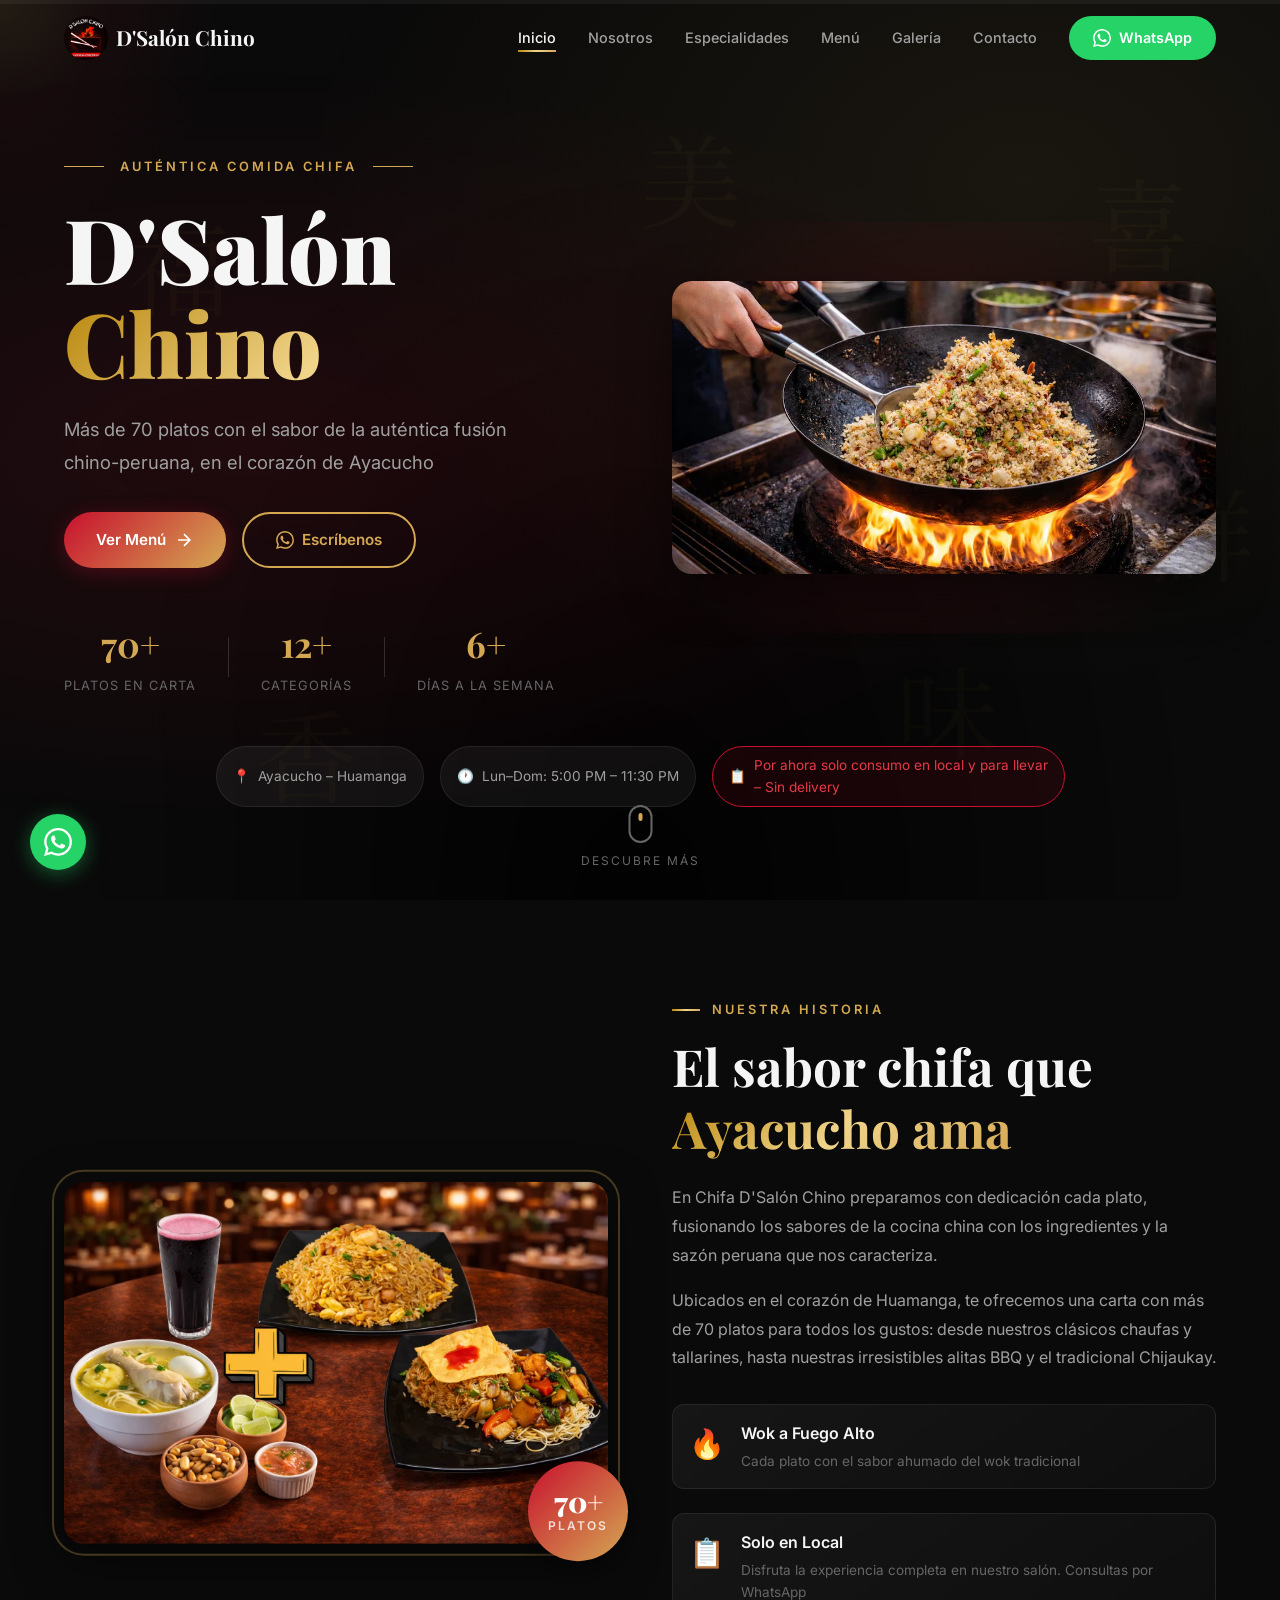
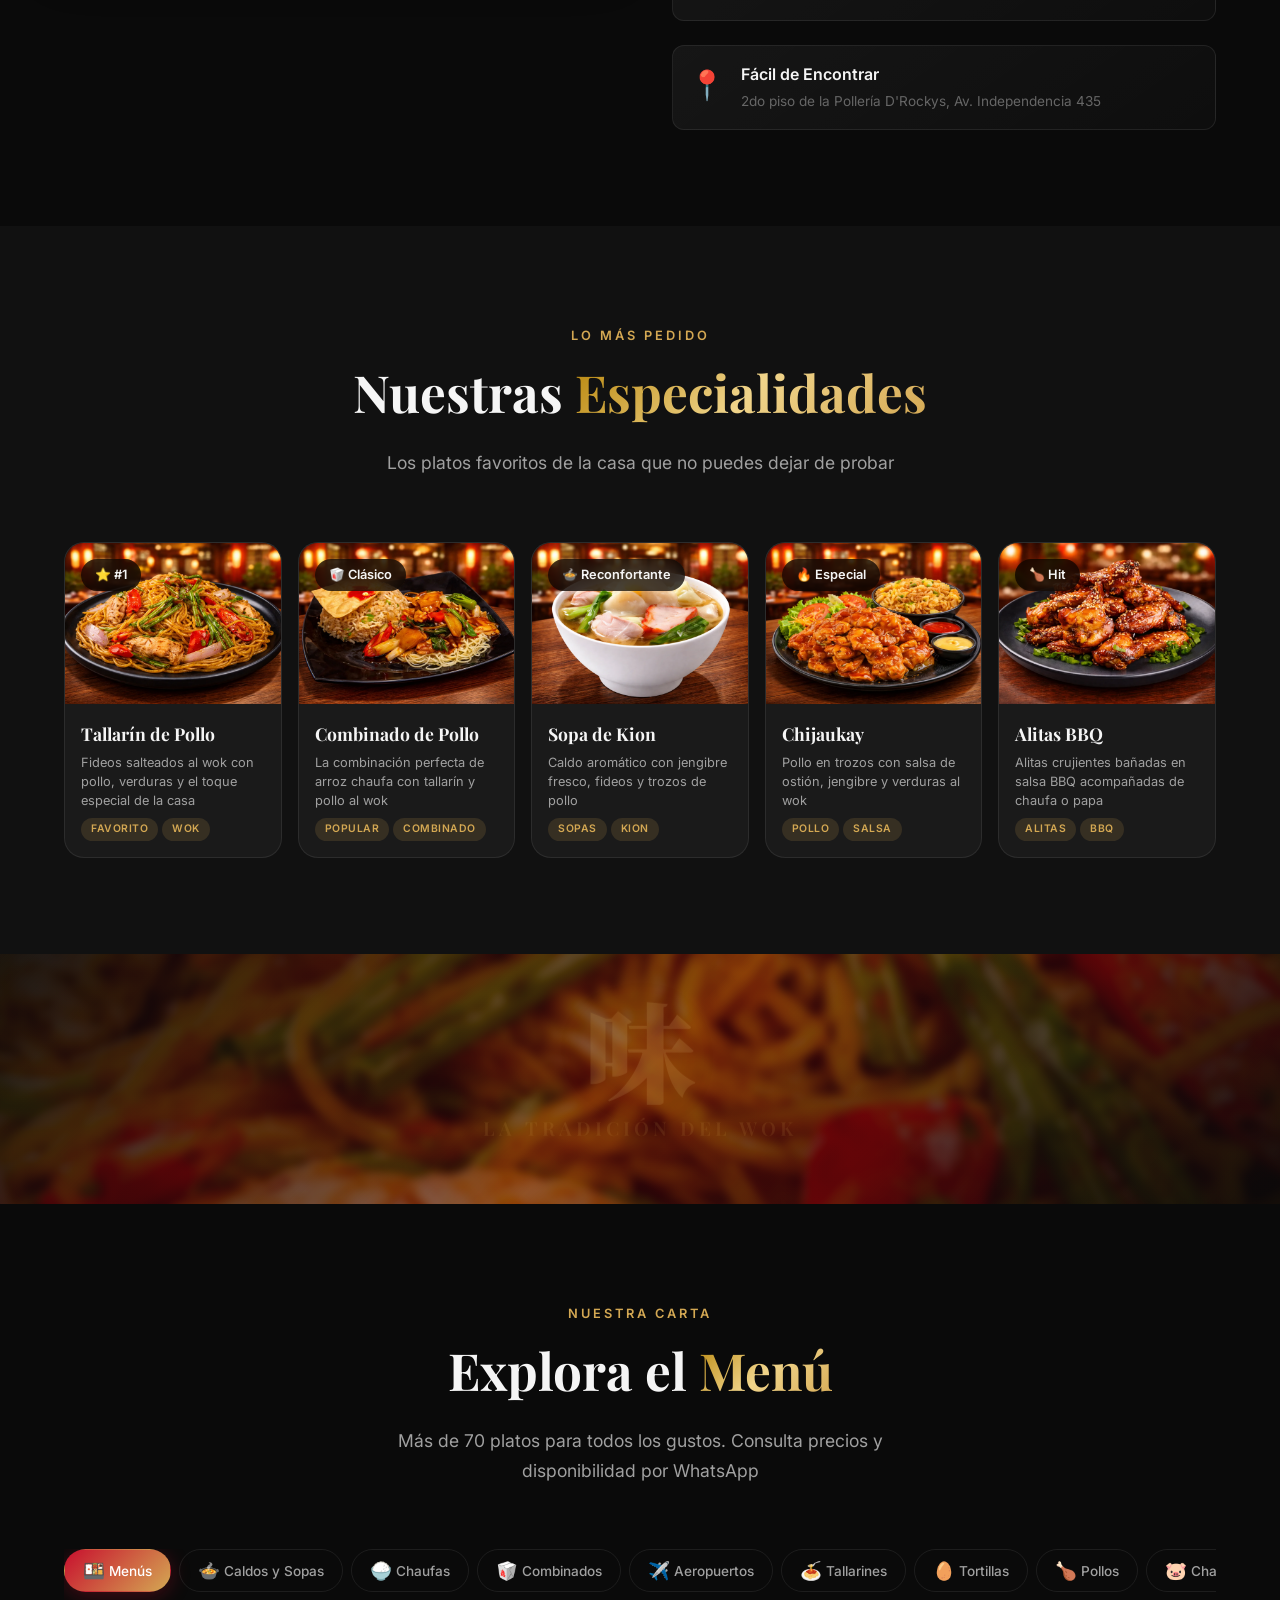
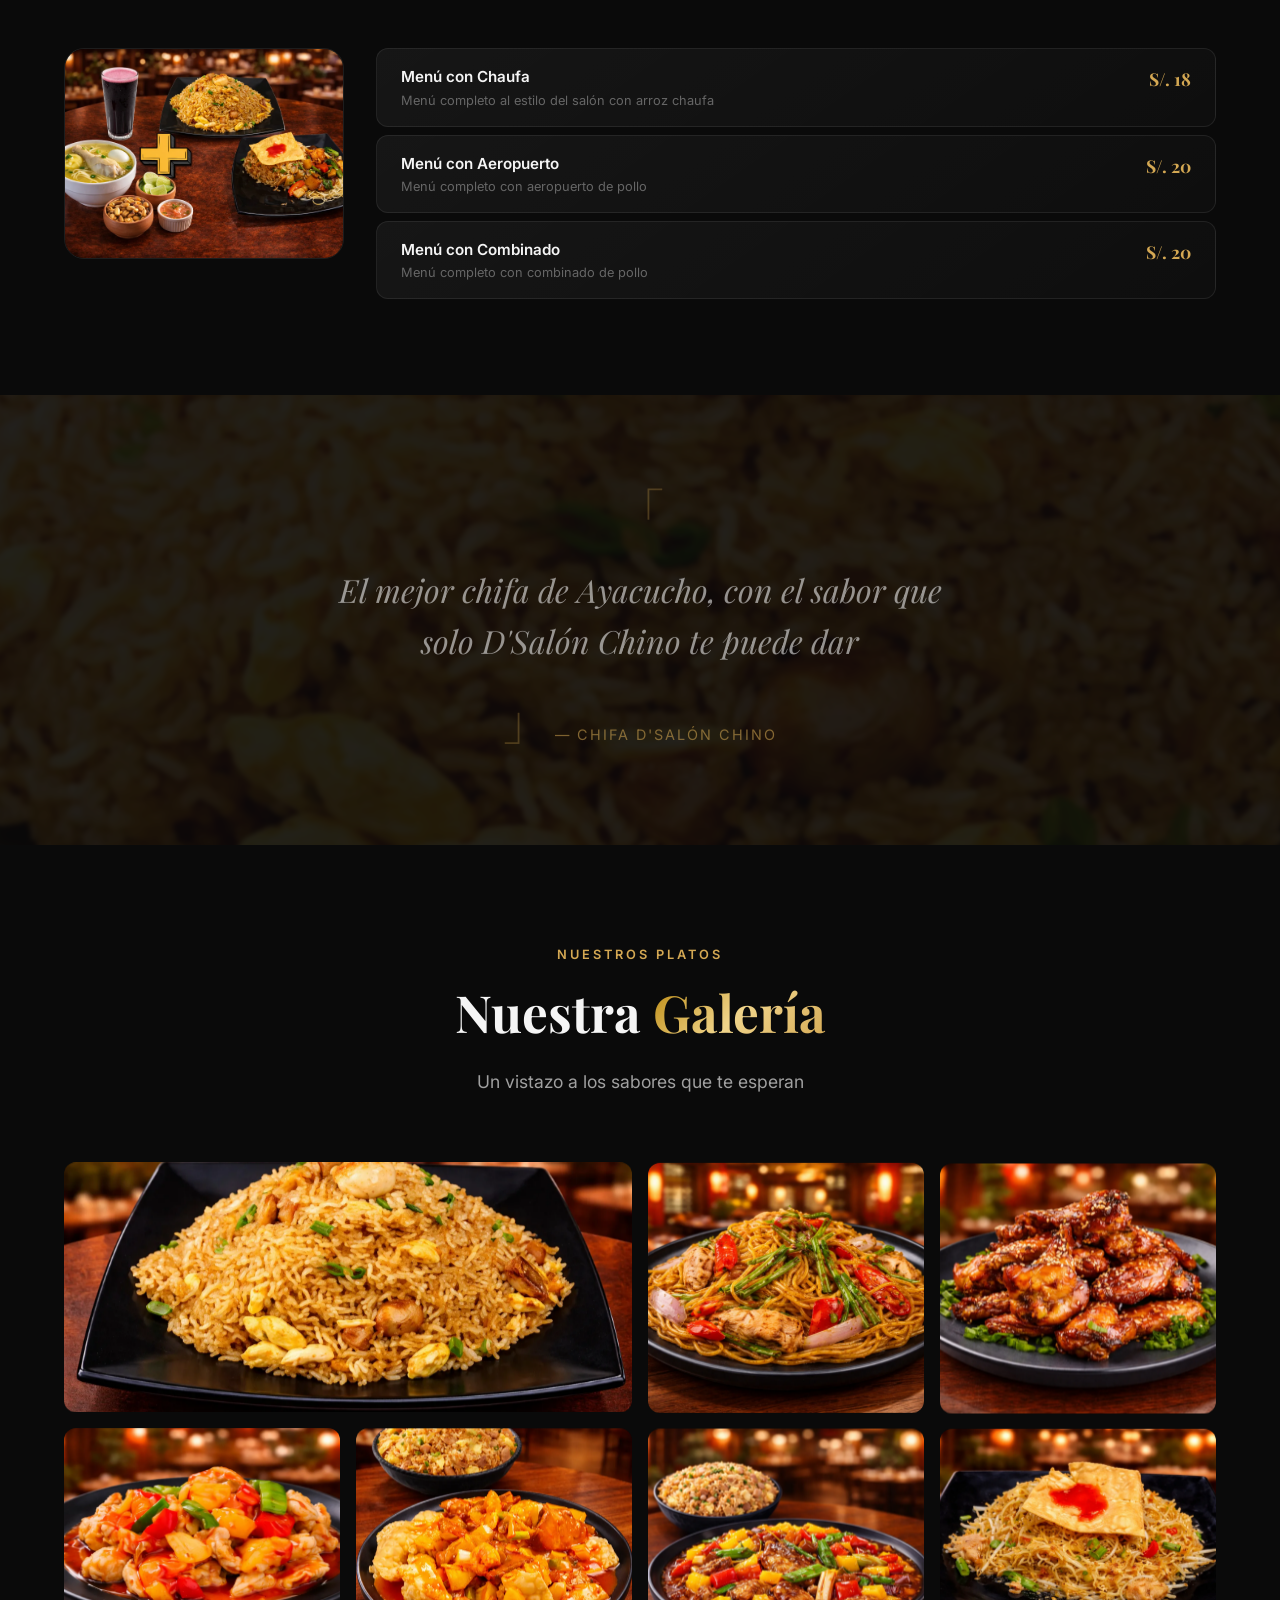
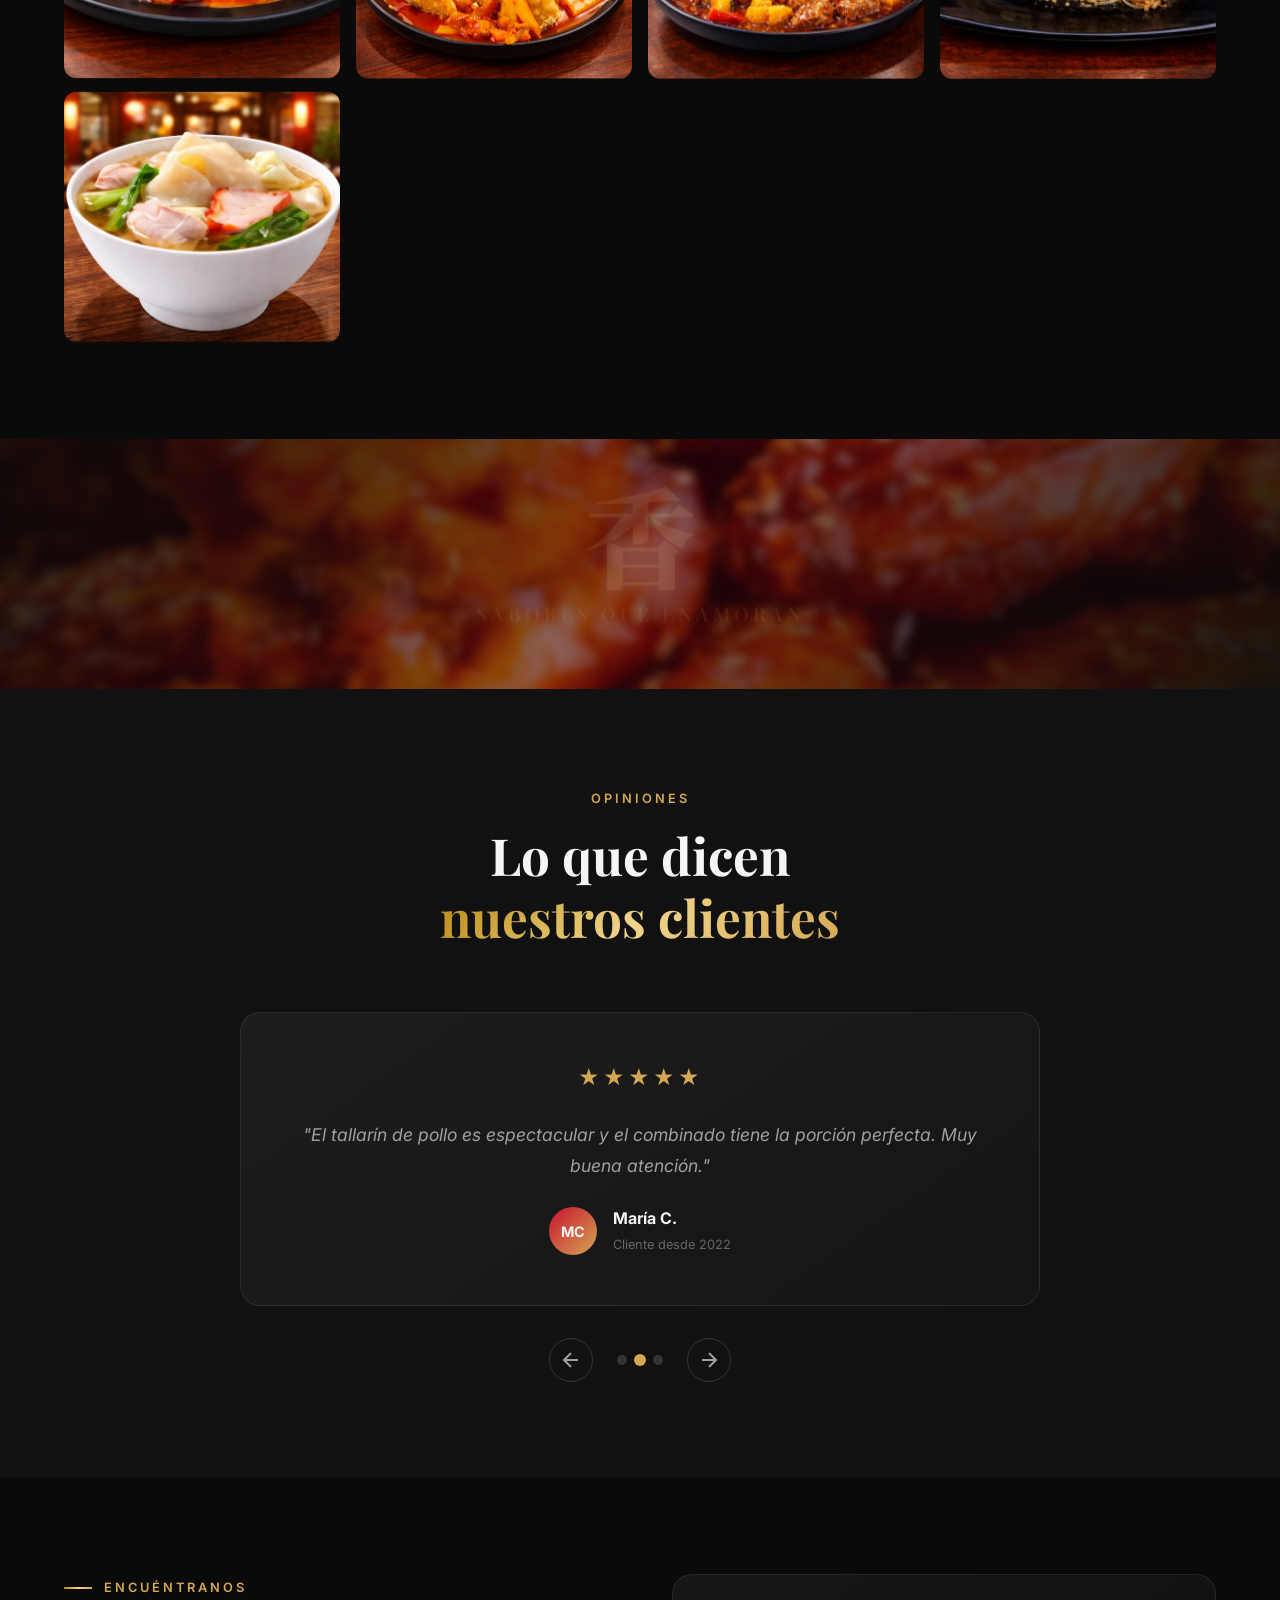
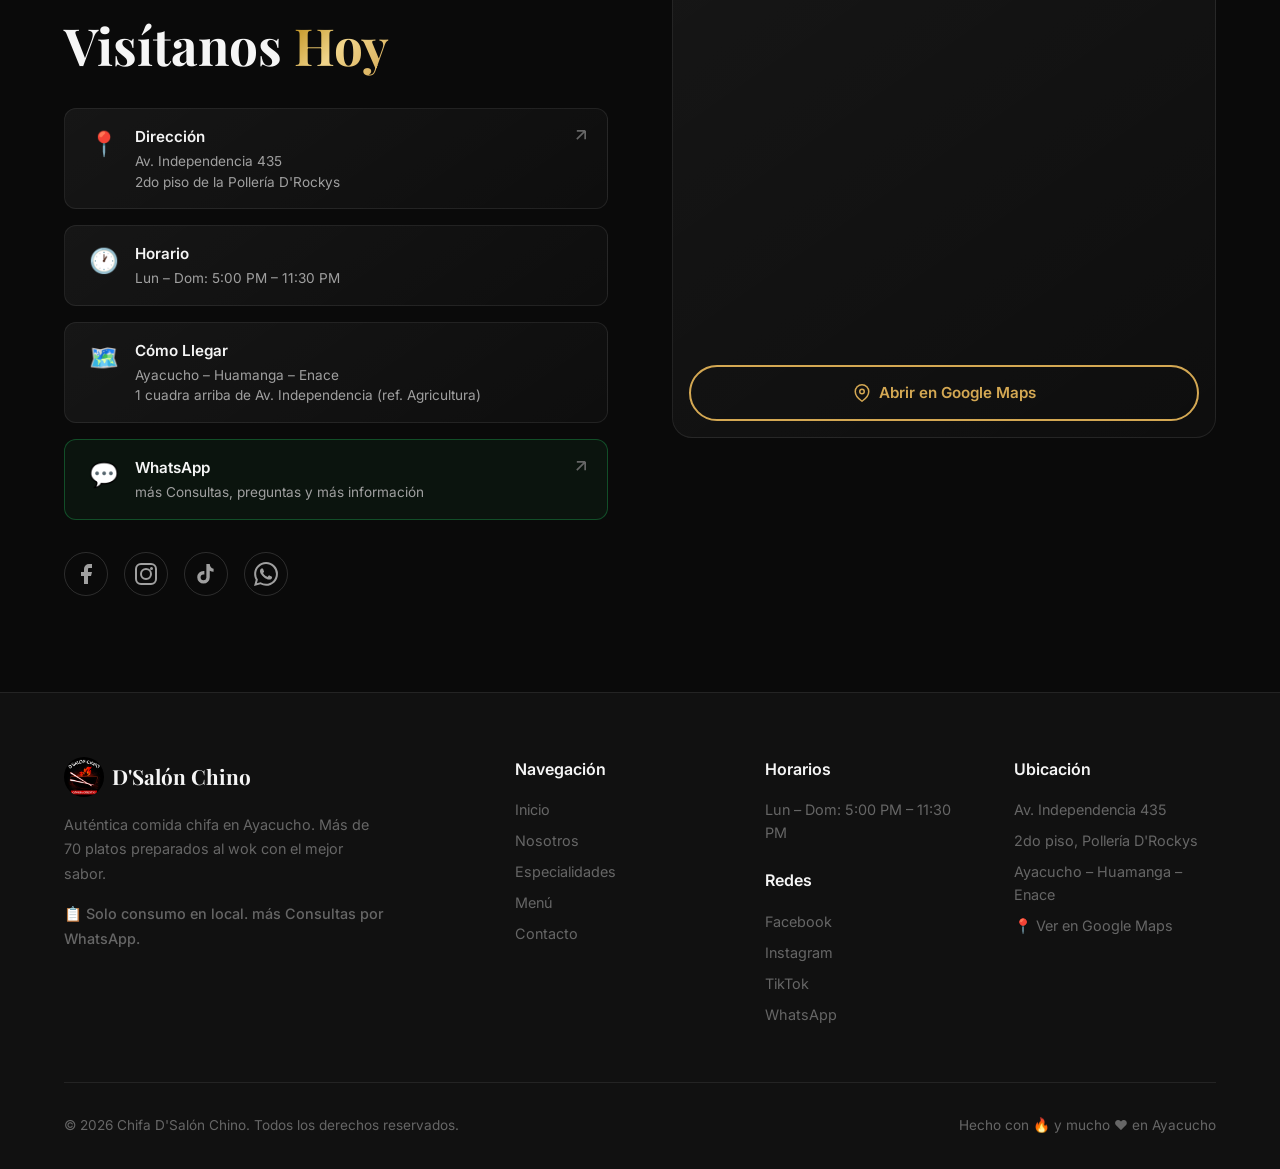
<file: index.html>
<!DOCTYPE html>
<html lang="es">

<head>
    <meta charset="UTF-8">
    <meta name="viewport" content="width=device-width, initial-scale=1.0">
    <meta name="theme-color" content="#0a0a0a">
    <meta name="color-scheme" content="dark">
    <title>Chifa D'Salón Chino | Auténtica Comida Chifa en Ayacucho</title>
    <meta name="description"
        content="Chifa D'Salón Chino – La mejor comida chifa en Ayacucho. Más de 70 platos: chaufas, tallarines, alitas BBQ, combinados y más. Av. Independencia 435, Huamanga.">
    <meta name="keywords"
        content="chifa ayacucho, comida china ayacucho, chaufa, tallarin, alitas bbq, salon chino, huamanga">
    
    <!-- Schema Markup para SEO y Google -->
    <script type="application/ld+json">
    {
      "@context": "https://schema.org",
      "@type": "Restaurant",
      "name": "Chifa D'Salón Chino",
      "image": "images/Logo.webp",
      "description": "Auténtica comida chifa en Ayacucho. Más de 70 platos preparados al wok",
      "address": {
        "@type": "PostalAddress",
        "streetAddress": "Av. Independencia 435, 2do piso Pollería D'Rockys",
        "addressLocality": "Ayacucho",
        "addressRegion": "Ayacucho",
        "addressCountry": "PE"
      },
      "telephone": "+51935894115",
      "priceRange": "$$",
      "cuisine": ["Chifa", "Cocina Peruana"],
      "openingHoursSpecification": [
        {
          "@type": "OpeningHoursSpecification",
          "dayOfWeek": ["Monday", "Tuesday", "Wednesday", "Thursday", "Friday", "Saturday"],
          "opens": "17:00",
          "closes": "23:30"
        },
        {
          "@type": "OpeningHoursSpecification",
          "dayOfWeek": "Sunday",
          "opens": "17:00",
          "closes": "23:30"
        }
      ]
    }
    </script>

    <!-- Open Graph Tags para redes sociales -->
    <meta property="og:title" content="Chifa D'Salón Chino | Auténtica Comida Chifa en Ayacucho">
    <meta property="og:description" content="Más de 70 platos: chaufas, tallarines, alitas BBQ, combinados y más en Ayacucho">
    <meta property="og:image" content="images/Logo.webp">
    <meta property="og:type" content="business.business">

    <!-- Twitter Card Tags -->
    <meta name="twitter:card" content="summary_large_image">
    <meta name="twitter:title" content="Chifa D'Salón Chino">
    <meta name="twitter:description" content="Auténtica comida chifa en Ayacucho">
    <meta name="twitter:image" content="images/Logo.webp">
    
    <link rel="preconnect" href="https://fonts.googleapis.com">
    <link rel="preconnect" href="https://fonts.gstatic.com" crossorigin>
    <link
        href="https://fonts.googleapis.com/css2?family=Playfair+Display:ital,wght@0,400;0,700;0,900;1,400&family=Inter:wght@300;400;500;600;700&family=Noto+Serif+SC:wght@400;700;900&display=swap"
        rel="stylesheet">
    <link rel="stylesheet" href="styles.css">
</head>

<body>
    <!-- Skip Link -->
    <a href="#main-content" class="skip-link">Saltar al contenido principal</a>

    <!-- Loader -->
    <div id="loader" class="loader" role="status" aria-live="polite">
        <div class="loader-content">
            <img src="images/Logo.webp" alt="" class="loader-logo" aria-hidden="true" width="120" height="120">
            <div class="loader-bar" aria-hidden="true">
                <div class="loader-progress"></div>
            </div>
            <p class="loader-text">Preparando tu experiencia…</p>
        </div>
    </div>

    <!-- Navigation -->
    <nav id="navbar" class="navbar">
        <div class="nav-container">
            <a href="#hero" class="nav-logo">
                <img src="images/Logo.webp" alt="Logo Chifa D'Salón Chino" class="nav-logo-img" width="44" height="44">
                <span class="logo-text">D'Salón Chino</span>
            </a>
            <button id="nav-toggle" class="nav-toggle" aria-label="Abrir menú de navegación">
                <span class="hamburger-line"></span>
                <span class="hamburger-line"></span>
                <span class="hamburger-line"></span>
            </button>
            <ul id="nav-menu" class="nav-menu">
                <li><a href="#hero" class="nav-link active">Inicio</a></li>
                <li><a href="#about" class="nav-link">Nosotros</a></li>
                <li><a href="#specialties" class="nav-link">Especialidades</a></li>
                <li><a href="#menu" class="nav-link">Menú</a></li>
                <li><a href="#gallery" class="nav-link">Galería</a></li>
                <li><a href="#contact" class="nav-link">Contacto</a></li>
                <li><a href="https://wa.me/51935894115" target="_blank" rel="noopener noreferrer" class="nav-btn">
                        <svg width="18" height="18" viewBox="0 0 24 24" fill="currentColor" aria-hidden="true">
                            <path
                                d="M17.472 14.382c-.297-.149-1.758-.867-2.03-.967-.273-.099-.471-.148-.67.15-.197.297-.767.966-.94 1.164-.173.199-.347.223-.644.075-.297-.15-1.255-.463-2.39-1.475-.883-.788-1.48-1.761-1.653-2.059-.173-.297-.018-.458.13-.606.134-.133.298-.347.446-.52.149-.174.198-.298.298-.497.099-.198.05-.371-.025-.52-.075-.149-.669-1.612-.916-2.207-.242-.579-.487-.5-.669-.51-.173-.008-.371-.01-.57-.01-.198 0-.52.074-.792.372-.272.297-1.04 1.016-1.04 2.479 0 1.462 1.065 2.875 1.213 3.074.149.198 2.096 3.2 5.077 4.487.709.306 1.262.489 1.694.625.712.227 1.36.195 1.871.118.571-.085 1.758-.719 2.006-1.413.248-.694.248-1.289.173-1.413-.074-.124-.272-.198-.57-.347m-5.421 7.403h-.004a9.87 9.87 0 0 1-5.031-1.378l-.361-.214-3.741.982.998-3.648-.235-.374a9.86 9.86 0 0 1-1.51-5.26c.001-5.45 4.436-9.884 9.888-9.884 2.64 0 5.122 1.03 6.988 2.898a9.825 9.825 0 0 1 2.893 6.994c-.003 5.45-4.437 9.884-9.885 9.884m8.413-18.297A11.815 11.815 0 0 0 12.05 0C5.495 0 .16 5.335.157 11.892c0 2.096.547 4.142 1.588 5.945L.057 24l6.305-1.654a11.882 11.882 0 0 0 5.683 1.448h.005c6.554 0 11.89-5.335 11.893-11.893a11.821 11.821 0 0 0-3.48-8.413z" />
                        </svg>
                        <span>WhatsApp</span>
                    </a></li>
            </ul>
        </div>
    </nav>

    <!-- Main Content -->
    <main id="main-content">

        <!-- Hero Section -->
        <section id="hero" class="hero">
            <div class="hero-bg-overlay"></div>
            <div class="floating-characters" aria-hidden="true">
                <span class="float-char" style="--delay: 0s; --x: 10%; --y: 20%;">福</span>
                <span class="float-char" style="--delay: 2s; --x: 85%; --y: 15%;">喜</span>
                <span class="float-char" style="--delay: 4s; --x: 70%; --y: 70%;">味</span>
                <span class="float-char" style="--delay: 1s; --x: 20%; --y: 75%;">香</span>
                <span class="float-char" style="--delay: 3s; --x: 50%; --y: 10%;">美</span>
                <span class="float-char" style="--delay: 5s; --x: 90%; --y: 50%;">鮮</span>
            </div>
            <div class="hero-content">
                <div class="hero-text">
                    <div class="hero-badge">
                        <span class="badge-line"></span>
                        <span>Auténtica Comida Chifa</span>
                        <span class="badge-line"></span>
                    </div>
                    <h1 class="hero-title">
                        <span class="title-line">D'Salón</span>
                        <span class="title-line title-accent">Chino</span>
                    </h1>
                    <p class="hero-subtitle">Más de 70 platos con el sabor de la auténtica fusión chino-peruana, en el
                        corazón de Ayacucho</p>
                    <div class="hero-actions">
                        <a href="#menu" class="btn btn-primary">
                            <span>Ver Menú</span>
                            <svg width="20" height="20" viewBox="0 0 24 24" fill="none" stroke="currentColor"
                                stroke-width="2" aria-hidden="true">
                                <path d="M5 12h14M12 5l7 7-7 7" />
                            </svg>
                        </a>
                        <a href="https://wa.me/51935894115" target="_blank" rel="noopener noreferrer"
                            class="btn btn-outline">
                            <svg width="18" height="18" viewBox="0 0 24 24" fill="currentColor" aria-hidden="true">
                                <path
                                    d="M17.472 14.382c-.297-.149-1.758-.867-2.03-.967-.273-.099-.471-.148-.67.15-.197.297-.767.966-.94 1.164-.173.199-.347.223-.644.075-.297-.15-1.255-.463-2.39-1.475-.883-.788-1.48-1.761-1.653-2.059-.173-.297-.018-.458.13-.606.134-.133.298-.347.446-.52.149-.174.198-.298.298-.497.099-.198.05-.371-.025-.52-.075-.149-.669-1.612-.916-2.207-.242-.579-.487-.5-.669-.51-.173-.008-.371-.01-.57-.01-.198 0-.52.074-.792.372-.272.297-1.04 1.016-1.04 2.479 0 1.462 1.065 2.875 1.213 3.074.149.198 2.096 3.2 5.077 4.487.709.306 1.262.489 1.694.625.712.227 1.36.195 1.871.118.571-.085 1.758-.719 2.006-1.413.248-.694.248-1.289.173-1.413-.074-.124-.272-.198-.57-.347m-5.421 7.403h-.004a9.87 9.87 0 0 1-5.031-1.378l-.361-.214-3.741.982.998-3.648-.235-.374a9.86 9.86 0 0 1-1.51-5.26c.001-5.45 4.436-9.884 9.888-9.884 2.64 0 5.122 1.03 6.988 2.898a9.825 9.825 0 0 1 2.893 6.994c-.003 5.45-4.437 9.884-9.885 9.884m8.413-18.297A11.815 11.815 0 0 0 12.05 0C5.495 0 .16 5.335.157 11.892c0 2.096.547 4.142 1.588 5.945L.057 24l6.305-1.654a11.882 11.882 0 0 0 5.683 1.448h.005c6.554 0 11.89-5.335 11.893-11.893a11.821 11.821 0 0 0-3.48-8.413z" />
                            </svg>
                            <span>Escríbenos</span>
                        </a>
                    </div>
                    <div class="hero-stats">
                        <div class="stat">
                            <span class="stat-number" data-count="70">0</span>
                            <span class="stat-label">Platos en carta</span>
                        </div>
                        <div class="stat-divider"></div>
                        <div class="stat">
                            <span class="stat-number" data-count="12">0</span>
                            <span class="stat-label">Categorías</span>
                        </div>
                        <div class="stat-divider"></div>
                        <div class="stat">
                            <span class="stat-number" data-count="6">0</span>
                            <span class="stat-label">Días a la semana</span>
                        </div>
                    </div>
                </div>
                <div class="hero-image-wrapper">
                    <div class="hero-image-glow"></div>
                    <img src="images/portada.webp" alt="Chifa D'Salón Chino – Auténtica Comida Chifa en Ayacucho"
                        class="hero-image" loading="eager" width="550" height="550" fetchpriority="high">
                </div>
            </div>
            <div class="hero-info-banner">
                <div class="info-pill">
                    <span aria-hidden="true">📍</span> Ayacucho – Huamanga
                </div>
                <div class="info-pill">
                    <span aria-hidden="true">🕐</span> Lun–Dom: 5:00 PM – 11:30 PM
                </div>
                <div class="info-pill highlight">
                    <span aria-hidden="true">📋</span>Por ahora solo consumo en local y para llevar<br />
                    – Sin delivery
                </div>
            </div>
            <a href="#about" class="scroll-indicator" aria-label="Descubre más">
                <div class="scroll-mouse">
                    <div class="scroll-dot"></div>
                </div>
                <span>Descubre más</span>
            </a>
        </section>

        <!-- About Section -->
        <section id="about" class="about section">
            <div class="container">
                <div class="about-grid">
                    <div class="about-image-col">
                        <div class="about-image-wrapper">
                            <img src="images/Menus.webp" alt="Menú del restaurante D'Salón Chino" class="about-image"
                                loading="lazy" width="600" height="400">
                            <div class="about-image-frame"></div>
                            <div class="experience-badge">
                                <span class="exp-number">70+</span>
                                <span class="exp-text">Platos</span>
                            </div>
                        </div>
                    </div>
                    <div class="about-text-col">
                        <span class="section-tag">Nuestra Historia</span>
                        <h2 class="section-title">El sabor chifa que<br><span class="text-gradient">Ayacucho ama</span>
                        </h2>
                        <p class="about-desc">En Chifa D'Salón Chino preparamos con dedicación cada plato, fusionando
                            los sabores de la cocina china con los ingredientes y la sazón peruana que nos caracteriza.
                        </p>
                        <p class="about-desc">Ubicados en el corazón de Huamanga, te ofrecemos una carta con más de 70
                            platos para todos los gustos: desde nuestros clásicos chaufas y tallarines, hasta nuestras
                            irresistibles alitas BBQ y el tradicional Chijaukay.</p>
                        <div class="about-features">
                            <div class="feature">
                                <div class="feature-icon" aria-hidden="true">🔥</div>
                                <div>
                                    <h4>Wok a Fuego Alto</h4>
                                    <p>Cada plato con el sabor ahumado del wok tradicional</p>
                                </div>
                            </div>
                            <div class="feature">
                                <div class="feature-icon" aria-hidden="true">📋</div>
                                <div>
                                    <h4>Solo en Local</h4>
                                    <p>Disfruta la experiencia completa en nuestro salón. Consultas por WhatsApp</p>
                                </div>
                            </div>
                            <div class="feature">
                                <div class="feature-icon" aria-hidden="true">📍</div>
                                <div>
                                    <h4>Fácil de Encontrar</h4>
                                    <p>2do piso de la Pollería D'Rockys, Av. Independencia 435</p>
                                </div>
                            </div>
                        </div>
                    </div>
                </div>
            </div>
        </section>

        <!-- Specialties Section -->
        <section id="specialties" class="specialties section">
            <div class="container">
                <div class="section-header">
                    <span class="section-tag">Lo Más Pedido</span>
                    <h2 class="section-title">Nuestras <span class="text-gradient">Especialidades</span></h2>
                    <p class="section-desc">Los platos favoritos de la casa que no puedes dejar de probar</p>
                </div>
                <div class="specialties-grid">
                    <div class="specialty-card">
                        <div class="specialty-image-wrapper">
                            <img src="images/TallarinDePollo.webp" alt="Tallarín de Pollo" class="specialty-image"
                                loading="lazy" width="400" height="300">
                            <div class="specialty-overlay">
                                <span class="specialty-price">S/. 19</span>
                            </div>
                            <div class="specialty-badge">⭐ #1</div>
                        </div>
                        <div class="specialty-info">
                            <h3>Tallarín de Pollo</h3>
                            <p>Fideos salteados al wok con pollo, verduras y el toque especial de la casa</p>
                            <div class="specialty-tags">
                                <span class="tag">Favorito</span>
                                <span class="tag">Wok</span>
                            </div>
                        </div>
                    </div>
                    <div class="specialty-card">
                        <div class="specialty-image-wrapper">
                            <img src="images/CombinadoDePollo.webp" alt="Combinado de Pollo" class="specialty-image"
                                loading="lazy" width="400" height="300">
                            <div class="specialty-overlay">
                                <span class="specialty-price">S/. 15</span>
                            </div>
                            <div class="specialty-badge">🥡 Clásico</div>
                        </div>
                        <div class="specialty-info">
                            <h3>Combinado de Pollo</h3>
                            <p>La combinación perfecta de arroz chaufa con tallarín y pollo al wok</p>
                            <div class="specialty-tags">
                                <span class="tag">Popular</span>
                                <span class="tag">Combinado</span>
                            </div>
                        </div>
                    </div>
                    <div class="specialty-card">
                        <div class="specialty-image-wrapper">
                            <img src="images/SopaDeKion.webp" alt="Sopa de Kion" class="specialty-image" loading="lazy"
                                width="400" height="300">
                            <div class="specialty-overlay">
                                <span class="specialty-price">S/. 14</span>
                            </div>
                            <div class="specialty-badge">🍲 Reconfortante</div>
                        </div>
                        <div class="specialty-info">
                            <h3>Sopa de Kion</h3>
                            <p>Caldo aromático con jengibre fresco, fideos y trozos de pollo</p>
                            <div class="specialty-tags">
                                <span class="tag">Sopas</span>
                                <span class="tag">Kion</span>
                            </div>
                        </div>
                    </div>
                    <div class="specialty-card">
                        <div class="specialty-image-wrapper">
                            <img src="images/Chijaukay.webp" alt="Chijaukay" class="specialty-image" loading="lazy"
                                width="400" height="300">
                            <div class="specialty-overlay">
                                <span class="specialty-price">S/. 24</span>
                            </div>
                            <div class="specialty-badge">🔥 Especial</div>
                        </div>
                        <div class="specialty-info">
                            <h3>Chijaukay</h3>
                            <p>Pollo en trozos con salsa de ostión, jengibre y verduras al wok</p>
                            <div class="specialty-tags">
                                <span class="tag">Pollo</span>
                                <span class="tag">Salsa</span>
                            </div>
                        </div>
                    </div>
                    <div class="specialty-card">
                        <div class="specialty-image-wrapper">
                            <img src="images/AlitasBBQ.webp" alt="Alitas BBQ" class="specialty-image" loading="lazy"
                                width="400" height="300">
                            <div class="specialty-overlay">
                                <span class="specialty-price">S/. 26</span>
                            </div>
                            <div class="specialty-badge">🍗 Hit</div>
                        </div>
                        <div class="specialty-info">
                            <h3>Alitas BBQ</h3>
                            <p>Alitas crujientes bañadas en salsa BBQ acompañadas de chaufa o papa</p>
                            <div class="specialty-tags">
                                <span class="tag">Alitas</span>
                                <span class="tag">BBQ</span>
                            </div>
                        </div>
                    </div>
                </div>
            </div>
        </section>

        <!-- Parallax Divider: Wok Fire -->
        <section class="parallax-divider" aria-hidden="true">
            <div class="parallax-divider-bg" style="background-image: url('images/TallarinDePollo.webp');"></div>
            <div class="parallax-divider-overlay"></div>
            <div class="parallax-divider-content">
                <span class="divider-kanji">味</span>
                <p class="divider-text">La Tradición del Wok</p>
            </div>
        </section>

        <!-- Menu Section -->
        <section id="menu" class="menu-section section">
            <div class="container">
                <div class="section-header">
                    <span class="section-tag">Nuestra Carta</span>
                    <h2 class="section-title">Explora el <span class="text-gradient">Menú</span></h2>
                    <p class="section-desc">Más de 70 platos para todos los gustos. Consulta precios y disponibilidad
                        por WhatsApp</p>
                </div>
                <div class="menu-tabs-wrapper">
                    <div class="menu-tabs" role="tablist" aria-label="Categorías del menú">
                        <button class="menu-tab active" data-category="menus" role="tab" aria-selected="true">
                            <span class="tab-icon" aria-hidden="true">🍱</span>
                            <span>Menús</span>
                        </button>
                        <button class="menu-tab" data-category="caldos_sopas" role="tab" aria-selected="false">
                            <span class="tab-icon" aria-hidden="true">🍲</span>
                            <span>Caldos y Sopas</span>
                        </button>
                        <button class="menu-tab" data-category="chaufas" role="tab" aria-selected="false">
                            <span class="tab-icon" aria-hidden="true">🍚</span>
                            <span>Chaufas</span>
                        </button>
                        <button class="menu-tab" data-category="combinados" role="tab" aria-selected="false">
                            <span class="tab-icon" aria-hidden="true">🥡</span>
                            <span>Combinados</span>
                        </button>
                        <button class="menu-tab" data-category="aeropuertos" role="tab" aria-selected="false">
                            <span class="tab-icon" aria-hidden="true">✈️</span>
                            <span>Aeropuertos</span>
                        </button>
                        <button class="menu-tab" data-category="tallarines" role="tab" aria-selected="false">
                            <span class="tab-icon" aria-hidden="true">🍝</span>
                            <span>Tallarines</span>
                        </button>
                        <button class="menu-tab" data-category="tortillas" role="tab" aria-selected="false">
                            <span class="tab-icon" aria-hidden="true">🥚</span>
                            <span>Tortillas</span>
                        </button>
                        <button class="menu-tab" data-category="pollos" role="tab" aria-selected="false">
                            <span class="tab-icon" aria-hidden="true">🍗</span>
                            <span>Pollos</span>
                        </button>
                        <button class="menu-tab" data-category="chancho_pollo" role="tab" aria-selected="false">
                            <span class="tab-icon" aria-hidden="true">🐷</span>
                            <span>Chancho y Pollo</span>
                        </button>
                        <button class="menu-tab" data-category="alitas" role="tab" aria-selected="false">
                            <span class="tab-icon" aria-hidden="true">🔥</span>
                            <span>Alitas</span>
                        </button>
                        <button class="menu-tab" data-category="porciones" role="tab" aria-selected="false">
                            <span class="tab-icon" aria-hidden="true">🥟</span>
                            <span>Porciones</span>
                        </button>
                        <button class="menu-tab" data-category="bebidas" role="tab" aria-selected="false">
                            <span class="tab-icon" aria-hidden="true">🥤</span>
                            <span>Bebidas</span>
                        </button>
                    </div>
                </div>
                <div class="menu-category-display">
                    <div class="menu-category-image" id="menu-category-image">
                        <img src="images/Menus.webp" alt="Categoría del menú" loading="lazy" width="400" height="300"
                            id="category-img">
                    </div>
                    <div class="menu-grid" id="menu-grid" role="tabpanel" aria-live="polite">
                        <!-- Menu items populated by JS -->
                    </div>
                </div>
            </div>
        </section>

        <!-- Parallax Quote -->
        <section class="parallax-quote">
            <div class="parallax-bg" style="background-image: url('images/Chaufa.webp');"></div>
            <div class="parallax-overlay"></div>
            <div class="parallax-content">
                <span class="quote-symbol" aria-hidden="true">「</span>
                <blockquote>
                    El mejor chifa de Ayacucho, con el sabor que solo D'Salón Chino te puede dar
                </blockquote>
                <span class="quote-symbol" aria-hidden="true">」</span>
                <cite>— Chifa D'Salón Chino</cite>
            </div>
        </section>

        <!-- Gallery Section -->
        <section id="gallery" class="gallery section">
            <div class="container">
                <div class="section-header">
                    <span class="section-tag">Nuestros Platos</span>
                    <h2 class="section-title">Nuestra <span class="text-gradient">Galería</span></h2>
                    <p class="section-desc">Un vistazo a los sabores que te esperan</p>
                </div>
                <div class="gallery-grid">
                    <div class="gallery-item gallery-large">
                        <img src="images/Chaufa.webp" alt="Chaufa" loading="lazy" width="600" height="400">
                        <div class="gallery-overlay">
                            <span>Chaufa Especial</span>
                        </div>
                    </div>
                    <div class="gallery-item">
                        <img src="images/TallarinDePollo.webp" alt="Tallarín de Pollo" loading="lazy" width="400"
                            height="300">
                        <div class="gallery-overlay">
                            <span>Tallarín de Pollo</span>
                        </div>
                    </div>
                    <div class="gallery-item">
                        <img src="images/AlitasBBQ.webp" alt="Alitas BBQ" loading="lazy" width="400" height="300">
                        <div class="gallery-overlay">
                            <span>Alitas BBQ</span>
                        </div>
                    </div>
                    <div class="gallery-item">
                        <img src="images/Tipakay.webp" alt="Tipakay" loading="lazy" width="400" height="300">
                        <div class="gallery-overlay">
                            <span>Tipakay</span>
                        </div>
                    </div>
                    <div class="gallery-item">
                        <img src="images/KamLuWantan.webp" alt="Kam Lu Wantan" loading="lazy" width="400" height="300">
                        <div class="gallery-overlay">
                            <span>Kam Lu Wantan</span>
                        </div>
                    </div>
                    <div class="gallery-item">
                        <img src="images/ChanchoAsadoConPiña.webp" alt="Chancho Asado con Piña" loading="lazy"
                            width="400" height="300">
                        <div class="gallery-overlay">
                            <span>Chancho Asado con Piña</span>
                        </div>
                    </div>
                    <div class="gallery-item">
                        <img src="images/Aeropuerto.webp" alt="Aeropuerto" loading="lazy" width="400" height="300">
                        <div class="gallery-overlay">
                            <span>Aeropuerto</span>
                        </div>
                    </div>
                    <div class="gallery-item">
                        <img src="images/SopaDeKion.webp" alt="Sopa de Kion" loading="lazy" width="400" height="300">
                        <div class="gallery-overlay">
                            <span>Sopa de Kion</span>
                        </div>
                    </div>
                </div>
            </div>
        </section>

        <!-- Parallax Divider: Sabores -->
        <section class="parallax-divider" aria-hidden="true">
            <div class="parallax-divider-bg" style="background-image: url('images/AlitasBBQ.webp');"></div>
            <div class="parallax-divider-overlay"></div>
            <div class="parallax-divider-content">
                <span class="divider-kanji">香</span>
                <p class="divider-text">Sabores que Enamoran</p>
            </div>
        </section>

        <!-- Testimonials -->
        <section class="testimonials section">
            <div class="container">
                <div class="section-header">
                    <span class="section-tag">Opiniones</span>
                    <h2 class="section-title">Lo que dicen <span class="text-gradient">nuestros clientes</span></h2>
                </div>
                <div class="testimonial-slider" id="testimonial-slider">
                    <div class="testimonial-track">
                        <div class="testimonial-card">
                            <div class="stars" aria-label="5 estrellas">★★★★★</div>
                            <p>"Las alitas BBQ son adictivas, siempre vuelvo por más. El mejor chifa de Ayacucho sin
                                duda."</p>
                            <div class="testimonial-author">
                                <div class="author-avatar">JM</div>
                                <div>
                                    <strong>Juan M.</strong>
                                    <span>Cliente frecuente</span>
                                </div>
                            </div>
                        </div>
                        <div class="testimonial-card">
                            <div class="stars" aria-label="5 estrellas">★★★★★</div>
                            <p>"El tallarín de pollo es espectacular y el combinado tiene la porción perfecta. Muy buena
                                atención."</p>
                            <div class="testimonial-author">
                                <div class="author-avatar">MC</div>
                                <div>
                                    <strong>María C.</strong>
                                    <span>Cliente desde 2022</span>
                                </div>
                            </div>
                        </div>
                        <div class="testimonial-card">
                            <div class="stars" aria-label="5 estrellas">★★★★★</div>
                            <p>"La sopa de kion es lo mejor para el frío de Ayacucho. Lugar acogedor y precios
                                accesibles."</p>
                            <div class="testimonial-author">
                                <div class="author-avatar">RL</div>
                                <div>
                                    <strong>Roberto L.</strong>
                                    <span>Comensal local</span>
                                </div>
                            </div>
                        </div>
                    </div>
                    <div class="slider-controls">
                        <button class="slider-btn" id="prev-btn" aria-label="Testimonio anterior">
                            <svg width="24" height="24" viewBox="0 0 24 24" fill="none" stroke="currentColor"
                                stroke-width="2" aria-hidden="true">
                                <path d="M19 12H5M12 19l-7-7 7-7" />
                            </svg>
                        </button>
                        <div class="slider-dots" id="slider-dots"></div>
                        <button class="slider-btn" id="next-btn" aria-label="Siguiente testimonio">
                            <svg width="24" height="24" viewBox="0 0 24 24" fill="none" stroke="currentColor"
                                stroke-width="2" aria-hidden="true">
                                <path d="M5 12h14M12 5l7 7-7 7" />
                            </svg>
                        </button>
                    </div>
                </div>
            </div>
        </section>

        <!-- Contact Section -->
        <section id="contact" class="contact section">
            <div class="container">
                <div class="contact-grid">
                    <div class="contact-info">
                        <span class="section-tag">Encuéntranos</span>
                        <h2 class="section-title">Visítanos <span class="text-gradient">Hoy</span></h2>
                        <div class="info-cards">
                            <a href="https://maps.app.goo.gl/74dLz72tAxkdC8GR9" target="_blank"
                                rel="noopener noreferrer" class="info-card info-card-link">
                                <div class="info-icon" aria-hidden="true">📍</div>
                                <div>
                                    <h4>Dirección</h4>
                                    <p>Av. Independencia 435<br>2do piso de la Pollería D'Rockys</p>
                                </div>
                                <svg class="info-arrow" width="20" height="20" viewBox="0 0 24 24" fill="none"
                                    stroke="currentColor" stroke-width="2" aria-hidden="true">
                                    <path d="M7 17L17 7M17 7H7M17 7v10" />
                                </svg>
                            </a>
                            <div class="info-card">
                                <div class="info-icon" aria-hidden="true">🕐</div>
                                <div>
                                    <h4>Horario</h4>
                                    <p>Lun – Dom: 5:00 PM – 11:30 PM<br>
                                    </p>
                                </div>
                            </div>
                            <div class="info-card">
                                <div class="info-icon" aria-hidden="true">🗺️</div>
                                <div>
                                    <h4>Cómo Llegar</h4>
                                    <p>Ayacucho – Huamanga – Enace<br>1 cuadra arriba de Av. Independencia (ref.
                                        Agricultura)</p>
                                </div>
                            </div>
                            <a href="https://wa.me/51935894115" target="_blank" rel="noopener noreferrer"
                                class="info-card info-card-link whatsapp-card">
                                <div class="info-icon" aria-hidden="true">💬</div>
                                <div>
                                    <h4>WhatsApp</h4>
                                    <p>más Consultas, preguntas y más información</p>
                                </div>
                                <svg class="info-arrow" width="20" height="20" viewBox="0 0 24 24" fill="none"
                                    stroke="currentColor" stroke-width="2" aria-hidden="true">
                                    <path d="M7 17L17 7M17 7H7M17 7v10" />
                                </svg>
                            </a>
                        </div>
                        <div class="social-links">
                            <a href="https://www.facebook.com/profile.php?id=100075864506531" target="_blank"
                                rel="noopener noreferrer" class="social-link" aria-label="Facebook">
                                <svg width="24" height="24" viewBox="0 0 24 24" fill="currentColor" aria-hidden="true">
                                    <path d="M18 2h-3a5 5 0 0 0-5 5v3H7v4h3v8h4v-8h3l1-4h-4V7a1 1 0 0 1 1-1h3z" />
                                </svg>
                            </a>
                            <a href="https://www.instagram.com/salonchino/" target="_blank" rel="noopener noreferrer"
                                class="social-link" aria-label="Instagram">
                                <svg width="24" height="24" viewBox="0 0 24 24" fill="none" stroke="currentColor"
                                    stroke-width="2" aria-hidden="true">
                                    <rect x="2" y="2" width="20" height="20" rx="5" />
                                    <circle cx="12" cy="12" r="5" />
                                    <circle cx="17.5" cy="6.5" r="1.5" fill="currentColor" stroke="none" />
                                </svg>
                            </a>
                            <a href="https://www.tiktok.com/@d.salon.chino.chi?_r=1&_t=ZS-955SO1tRRHJ" target="_blank"
                                rel="noopener noreferrer" class="social-link" aria-label="TikTok">
                                <svg width="24" height="24" viewBox="0 0 24 24" fill="currentColor" aria-hidden="true">
                                    <path
                                        d="M19.59 6.69a4.83 4.83 0 0 1-3.77-4.25V2h-3.45v13.67a2.89 2.89 0 0 1-2.88 2.5 2.89 2.89 0 0 1 0-5.78 2.92 2.92 0 0 1 .88.13v-3.5a6.37 6.37 0 0 0-.88-.07 6.26 6.26 0 0 0 0 12.52 6.27 6.27 0 0 0 6.27-6.27V8.77a8.16 8.16 0 0 0 3.83.95V6.69z" />
                                </svg>
                            </a>
                            <a href="https://wa.me/51935894115" target="_blank" rel="noopener noreferrer"
                                class="social-link" aria-label="WhatsApp">
                                <svg width="24" height="24" viewBox="0 0 24 24" fill="currentColor" aria-hidden="true">
                                    <path
                                        d="M17.472 14.382c-.297-.149-1.758-.867-2.03-.967-.273-.099-.471-.148-.67.15-.197.297-.767.966-.94 1.164-.173.199-.347.223-.644.075-.297-.15-1.255-.463-2.39-1.475-.883-.788-1.48-1.761-1.653-2.059-.173-.297-.018-.458.13-.606.134-.133.298-.347.446-.52.149-.174.198-.298.298-.497.099-.198.05-.371-.025-.52-.075-.149-.669-1.612-.916-2.207-.242-.579-.487-.5-.669-.51-.173-.008-.371-.01-.57-.01-.198 0-.52.074-.792.372-.272.297-1.04 1.016-1.04 2.479 0 1.462 1.065 2.875 1.213 3.074.149.198 2.096 3.2 5.077 4.487.709.306 1.262.489 1.694.625.712.227 1.36.195 1.871.118.571-.085 1.758-.719 2.006-1.413.248-.694.248-1.289.173-1.413-.074-.124-.272-.198-.57-.347m-5.421 7.403h-.004a9.87 9.87 0 0 1-5.031-1.378l-.361-.214-3.741.982.998-3.648-.235-.374a9.86 9.86 0 0 1-1.51-5.26c.001-5.45 4.436-9.884 9.888-9.884 2.64 0 5.122 1.03 6.988 2.898a9.825 9.825 0 0 1 2.893 6.994c-.003 5.45-4.437 9.884-9.885 9.884m8.413-18.297A11.815 11.815 0 0 0 12.05 0C5.495 0 .16 5.335.157 11.892c0 2.096.547 4.142 1.588 5.945L.057 24l6.305-1.654a11.882 11.882 0 0 0 5.683 1.448h.005c6.554 0 11.89-5.335 11.893-11.893a11.821 11.821 0 0 0-3.48-8.413z" />
                                </svg>
                            </a>
                        </div>
                    </div>
                    <div class="map-wrapper">
                        <div class="map-card">
                            <iframe
                                src="https://www.google.com/maps/embed?pb=!1m14!1m8!1m3!1d485.65971103979626!2d-74.225644184024!3d-13.144876069472325!3m2!1i1024!2i768!4f13.1!3m3!1m2!1s0x91127d31edd495ab%3A0x876aa8de8cf63409!2sCHIFA%20D&#39;SALON%20CHINO!5e0!3m2!1sen!2spe!4v1774794773707!5m2!1sen!2spe"
                                width="100%" height="350" style="border:0; border-radius: 12px;" allowfullscreen=""
                                loading="lazy" referrerpolicy="no-referrer-when-downgrade"
                                title="Ubicación de Chifa D'Salón Chino en Google Maps">
                            </iframe>
                            <a href="https://maps.app.goo.gl/74dLz72tAxkdC8GR9" target="_blank"
                                rel="noopener noreferrer" class="btn btn-outline btn-full" style="margin-top: 16px;">
                                <svg width="18" height="18" viewBox="0 0 24 24" fill="none" stroke="currentColor"
                                    stroke-width="2" aria-hidden="true">
                                    <path d="M21 10c0 7-9 13-9 13s-9-6-9-13a9 9 0 0 1 18 0z" />
                                    <circle cx="12" cy="10" r="3" />
                                </svg>
                                <span>Abrir en Google Maps</span>
                            </a>
                        </div>
                    </div>
                </div>
            </div>
        </section>

    </main><!-- /main-content -->

    <!-- Footer -->
    <footer class="footer">
        <div class="container">
            <div class="footer-grid">
                <div class="footer-brand">
                    <div class="footer-logo">
                        <img src="images/Logo.webp" alt="" class="footer-logo-img" width="40" height="40"
                            aria-hidden="true">
                        <span class="logo-text">D'Salón Chino</span>
                    </div>
                    <p>Auténtica comida chifa en Ayacucho. Más de 70 platos preparados al wok con el mejor sabor.</p>
                    <p class="footer-notice">📋 Solo consumo en local. más Consultas por WhatsApp.</p>
                </div>
                <div class="footer-links">
                    <h4>Navegación</h4>
                    <ul>
                        <li><a href="#hero">Inicio</a></li>
                        <li><a href="#about">Nosotros</a></li>
                        <li><a href="#specialties">Especialidades</a></li>
                        <li><a href="#menu">Menú</a></li>
                        <li><a href="#contact">Contacto</a></li>
                    </ul>
                </div>
                <div class="footer-links">
                    <h4>Horarios</h4>
                    <ul>
                        <li>Lun – Dom: 5:00 PM – 11:30 PM</li>
                        
                    </ul>
                    <h4 style="margin-top: 24px;">Redes</h4>
                    <ul>
                        <li><a href="https://www.facebook.com/profile.php?id=100075864506531" target="_blank"
                                rel="noopener noreferrer">Facebook</a></li>
                        <li><a href="https://www.instagram.com/salonchino/" target="_blank"
                                rel="noopener noreferrer">Instagram</a></li>
                        <li><a href="https://www.tiktok.com/@d.salon.chino.chi?_r=1&_t=ZS-955SO1tRRHJ" target="_blank"
                                rel="noopener noreferrer">TikTok</a></li>
                        <li><a href="https://wa.me/51935894115" target="_blank" rel="noopener noreferrer">WhatsApp</a>
                        </li>
                    </ul>
                </div>
                <div class="footer-links">
                    <h4>Ubicación</h4>
                    <ul>
                        <li>Av. Independencia 435</li>
                        <li>2do piso, Pollería D'Rockys</li>
                        <li>Ayacucho – Huamanga – Enace</li>
                        <li><a href="https://maps.app.goo.gl/74dLz72tAxkdC8GR9" target="_blank"
                                rel="noopener noreferrer">📍 Ver en Google Maps</a></li>
                    </ul>
                </div>
            </div>
            <div class="footer-bottom">
                <p>&copy; 2026 Chifa D'Salón Chino. Todos los derechos reservados.</p>
                <p class="made-with">Hecho con 🔥 y mucho ❤️ en Ayacucho</p>
            </div>
        </div>
    </footer>

    <!-- WhatsApp Floating Button -->
    <a href="https://wa.me/51935894115" target="_blank" rel="noopener noreferrer" class="whatsapp-float"
        aria-label="Contactar por WhatsApp">
        <svg width="28" height="28" viewBox="0 0 24 24" fill="white" aria-hidden="true">
            <path
                d="M17.472 14.382c-.297-.149-1.758-.867-2.03-.967-.273-.099-.471-.148-.67.15-.197.297-.767.966-.94 1.164-.173.199-.347.223-.644.075-.297-.15-1.255-.463-2.39-1.475-.883-.788-1.48-1.761-1.653-2.059-.173-.297-.018-.458.13-.606.134-.133.298-.347.446-.52.149-.174.198-.298.298-.497.099-.198.05-.371-.025-.52-.075-.149-.669-1.612-.916-2.207-.242-.579-.487-.5-.669-.51-.173-.008-.371-.01-.57-.01-.198 0-.52.074-.792.372-.272.297-1.04 1.016-1.04 2.479 0 1.462 1.065 2.875 1.213 3.074.149.198 2.096 3.2 5.077 4.487.709.306 1.262.489 1.694.625.712.227 1.36.195 1.871.118.571-.085 1.758-.719 2.006-1.413.248-.694.248-1.289.173-1.413-.074-.124-.272-.198-.57-.347m-5.421 7.403h-.004a9.87 9.87 0 0 1-5.031-1.378l-.361-.214-3.741.982.998-3.648-.235-.374a9.86 9.86 0 0 1-1.51-5.26c.001-5.45 4.436-9.884 9.888-9.884 2.64 0 5.122 1.03 6.988 2.898a9.825 9.825 0 0 1 2.893 6.994c-.003 5.45-4.437 9.884-9.885 9.884m8.413-18.297A11.815 11.815 0 0 0 12.05 0C5.495 0 .16 5.335.157 11.892c0 2.096.547 4.142 1.588 5.945L.057 24l6.305-1.654a11.882 11.882 0 0 0 5.683 1.448h.005c6.554 0 11.89-5.335 11.893-11.893a11.821 11.821 0 0 0-3.48-8.413z" />
        </svg>
    </a>

    <!-- Back to Top -->
    <button id="back-to-top" class="back-to-top" aria-label="Volver arriba">
        <svg width="24" height="24" viewBox="0 0 24 24" fill="none" stroke="currentColor" stroke-width="2"
            aria-hidden="true">
            <path d="M12 19V5M5 12l7-7 7 7" />
        </svg>
    </button>

    <script src="script.js"></script>
</body>

</html>
</file>
<file: styles.css>
/* ========================================
   CHIFA D'SALÓN CHINO - Landing Page
   Premium Chinese-Peruvian Fusion
   Enhanced with Parallax Interaction System
   ======================================== */

/* === CSS CUSTOM PROPERTIES === */
:root {
    /* Colors */
    --color-bg: #0a0a0a;
    --color-bg-secondary: #111111;
    --color-bg-card: #1a1a1a;
    --color-bg-card-hover: #222222;
    
    --color-primary: #c8102e;
    --color-primary-light: #e63946;
    --color-primary-dark: #8b0000;
    
    --color-gold: #d4a853;
    --color-gold-light: #f0d48a;
    --color-gold-dark: #b8860b;
    
    --color-text: #f5f5f5;
    --color-text-secondary: #a0a0a0;
    --color-text-muted: #666666;
    
    --color-border: rgba(255, 255, 255, 0.08);
    --color-border-light: rgba(255, 255, 255, 0.15);

    --color-whatsapp: #25D366;
    
    /* Gradients */
    --gradient-primary: linear-gradient(135deg, var(--color-primary) 0%, var(--color-gold) 100%);
    --gradient-gold: linear-gradient(135deg, var(--color-gold-dark) 0%, var(--color-gold-light) 50%, var(--color-gold) 100%);
    --gradient-dark: linear-gradient(180deg, var(--color-bg) 0%, var(--color-bg-secondary) 100%);
    --gradient-card: linear-gradient(145deg, rgba(255,255,255,0.05) 0%, rgba(255,255,255,0.02) 100%);
    
    /* Typography */
    --font-display: 'Playfair Display', Georgia, serif;
    --font-body: 'Inter', -apple-system, sans-serif;
    --font-chinese: 'Noto Serif SC', serif;
    
    /* Spacing */
    --spacing-xs: 4px;
    --spacing-sm: 8px;
    --spacing-md: 16px;
    --spacing-lg: 24px;
    --spacing-xl: 32px;
    --spacing-2xl: 48px;
    --spacing-3xl: 64px;
    --spacing-4xl: 96px;
    
    /* Border Radius */
    --radius-sm: 6px;
    --radius-md: 12px;
    --radius-lg: 20px;
    --radius-xl: 28px;
    --radius-full: 9999px;
    
    /* Shadows */
    --shadow-sm: 0 2px 8px rgba(0, 0, 0, 0.3);
    --shadow-md: 0 8px 24px rgba(0, 0, 0, 0.4);
    --shadow-lg: 0 16px 48px rgba(0, 0, 0, 0.5);
    --shadow-glow: 0 0 40px rgba(200, 16, 46, 0.3);
    --shadow-gold-glow: 0 0 40px rgba(212, 168, 83, 0.2);
    
    /* Transitions */
    --transition-fast: 0.2s cubic-bezier(0.4, 0, 0.2, 1);
    --transition-base: 0.3s cubic-bezier(0.4, 0, 0.2, 1);
    --transition-slow: 0.5s cubic-bezier(0.4, 0, 0.2, 1);
    --transition-bounce: 0.5s cubic-bezier(0.68, -0.55, 0.265, 1.55);
}

/* === RESET & BASE === */
*, *::before, *::after {
    margin: 0;
    padding: 0;
    box-sizing: border-box;
}

html {
    scroll-behavior: smooth;
    font-size: 16px;
    overflow-x: hidden;
    color-scheme: dark;
}

body {
    font-family: var(--font-body);
    background-color: var(--color-bg);
    color: var(--color-text);
    line-height: 1.6;
    overflow-x: hidden;
    -webkit-font-smoothing: antialiased;
    -moz-osx-font-smoothing: grayscale;
    cursor: default;
}

img {
    max-width: 100%;
    height: auto;
    display: block;
}

a {
    text-decoration: none;
    color: inherit;
    transition: color var(--transition-fast);
    touch-action: manipulation;
}

button {
    touch-action: manipulation;
}

/* Skip Link */
.skip-link {
    position: absolute;
    top: -100%;
    left: var(--spacing-md);
    padding: var(--spacing-sm) var(--spacing-md);
    background: var(--color-gold);
    color: var(--color-bg);
    font-weight: 600;
    border-radius: var(--radius-sm);
    z-index: 10001;
    transition: top var(--transition-fast);
}

.skip-link:focus {
    top: var(--spacing-md);
}

ul {
    list-style: none;
}

button {
    border: none;
    background: none;
    cursor: pointer;
    font-family: inherit;
    color: inherit;
}

input, select, textarea {
    font-family: inherit;
    font-size: inherit;
}

/* === UTILITIES === */
.container {
    max-width: 1200px;
    margin: 0 auto;
    padding: 0 var(--spacing-lg);
}

.section {
    padding: var(--spacing-4xl) 0;
    position: relative;
}

.text-gradient {
    background: var(--gradient-gold);
    -webkit-background-clip: text;
    -webkit-text-fill-color: transparent;
    background-clip: text;
}

.section-tag {
    display: inline-block;
    font-size: 0.8rem;
    font-weight: 600;
    letter-spacing: 3px;
    text-transform: uppercase;
    color: var(--color-gold);
    margin-bottom: var(--spacing-md);
    position: relative;
    padding-left: 40px;
}

.section-tag::before {
    content: '';
    position: absolute;
    left: 0;
    top: 50%;
    width: 28px;
    height: 2px;
    background: var(--gradient-gold);
    transform: translateY(-50%);
}

.section-title {
    font-family: var(--font-display);
    font-size: clamp(2rem, 5vw, 3.2rem);
    font-weight: 700;
    line-height: 1.2;
    margin-bottom: var(--spacing-lg);
    text-wrap: balance;
}

section[id] {
    scroll-margin-top: 80px;
}

.section-header {
    text-align: center;
    max-width: 600px;
    margin: 0 auto var(--spacing-3xl);
}

.section-header .section-tag {
    padding-left: 0;
}

.section-header .section-tag::before {
    display: none;
}

.section-desc {
    color: var(--color-text-secondary);
    font-size: 1.1rem;
    line-height: 1.7;
}

/* === LOADER === */
.loader {
    position: fixed;
    inset: 0;
    z-index: 10000;
    background: var(--color-bg);
    display: flex;
    align-items: center;
    justify-content: center;
    transition: opacity 0.6s ease, visibility 0.6s ease;
}

.loader.hidden {
    opacity: 0;
    visibility: hidden;
    pointer-events: none;
}

.loader-content {
    text-align: center;
}

.loader-logo {
    width: 120px;
    height: 120px;
    object-fit: contain;
    margin: 0 auto;
    animation: pulse-glow 2s ease-in-out infinite;
    border-radius: 50%;
}

@keyframes pulse-glow {
    0%, 100% { filter: brightness(1); transform: scale(1); }
    50% { filter: brightness(1.3); transform: scale(1.05); }
}

.loader-bar {
    width: 200px;
    height: 3px;
    background: var(--color-border);
    border-radius: var(--radius-full);
    margin: var(--spacing-lg) auto;
    overflow: hidden;
}

.loader-progress {
    height: 100%;
    width: 0%;
    background: var(--gradient-gold);
    border-radius: var(--radius-full);
    animation: load-bar 1.5s ease-in-out forwards;
}

@keyframes load-bar {
    to { width: 100%; }
}

.loader-text {
    color: var(--color-text-secondary);
    font-size: 0.9rem;
    letter-spacing: 1px;
}

/* === NAVBAR === */
.navbar {
    position: fixed;
    top: 0;
    left: 0;
    right: 0;
    z-index: 1000;
    padding: var(--spacing-md) 0;
    transition: background var(--transition-base), padding var(--transition-base), border-color var(--transition-base), backdrop-filter var(--transition-base);
}

.navbar.scrolled {
    background: rgba(10, 10, 10, 0.9);
    backdrop-filter: blur(20px);
    -webkit-backdrop-filter: blur(20px);
    border-bottom: 1px solid var(--color-border);
    padding: var(--spacing-sm) 0;
}

.nav-container {
    max-width: 1200px;
    margin: 0 auto;
    padding: 0 var(--spacing-lg);
    display: flex;
    align-items: center;
    justify-content: space-between;
}

.nav-logo {
    display: flex;
    align-items: center;
    gap: var(--spacing-sm);
    z-index: 1001;
}

.nav-logo-img {
    width: 44px;
    height: 44px;
    border-radius: 50%;
    object-fit: cover;
}

.logo-text {
    font-family: var(--font-display);
    font-size: 1.3rem;
    font-weight: 700;
    color: var(--color-text);
}

.nav-menu {
    display: flex;
    align-items: center;
    gap: var(--spacing-xl);
}

.nav-link {
    font-size: 0.9rem;
    font-weight: 500;
    color: var(--color-text-secondary);
    position: relative;
    padding: var(--spacing-xs) 0;
    transition: color var(--transition-fast);
}

.nav-link::after {
    content: '';
    position: absolute;
    bottom: -2px;
    left: 0;
    width: 0;
    height: 2px;
    background: var(--gradient-gold);
    transition: width var(--transition-base);
}

.nav-link:hover,
.nav-link.active {
    color: var(--color-text);
}

.nav-link:hover::after,
.nav-link.active::after {
    width: 100%;
}

.nav-btn {
    display: inline-flex;
    align-items: center;
    gap: var(--spacing-sm);
    padding: 10px 24px;
    background: var(--color-whatsapp);
    border-radius: var(--radius-full);
    font-size: 0.9rem;
    font-weight: 600;
    color: white;
    transition: transform var(--transition-base), box-shadow var(--transition-base);
}

.nav-btn:hover {
    transform: translateY(-2px);
    box-shadow: 0 0 30px rgba(37, 211, 102, 0.3);
}

.nav-btn:focus-visible {
    outline: 2px solid var(--color-gold);
    outline-offset: 3px;
}

.nav-toggle {
    display: none;
    flex-direction: column;
    gap: 5px;
    z-index: 1001;
    padding: 8px;
}

.hamburger-line {
    width: 24px;
    height: 2px;
    background: var(--color-text);
    transition: transform var(--transition-base), opacity var(--transition-base);
    transform-origin: center;
}

.nav-toggle.active .hamburger-line:nth-child(1) {
    transform: rotate(45deg) translate(5px, 5px);
}

.nav-toggle.active .hamburger-line:nth-child(2) {
    opacity: 0;
}

.nav-toggle.active .hamburger-line:nth-child(3) {
    transform: rotate(-45deg) translate(5px, -5px);
}

/* === HERO SECTION === */
.hero {
    min-height: 100vh;
    display: flex;
    flex-direction: column;
    justify-content: center;
    position: relative;
    overflow: hidden;
    padding: var(--spacing-4xl) 0 var(--spacing-xl);
    perspective: 1000px;
}

.hero-bg-overlay {
    position: absolute;
    inset: 0;
    background: 
        radial-gradient(ellipse at 20% 50%, rgba(200, 16, 46, 0.12) 0%, transparent 60%),
        radial-gradient(ellipse at 80% 20%, rgba(212, 168, 83, 0.08) 0%, transparent 50%),
        radial-gradient(ellipse at 50% 100%, rgba(0, 0, 0, 0.8) 0%, transparent 60%);
    z-index: 1;
}

.floating-characters {
    position: absolute;
    inset: 0;
    z-index: 0;
    pointer-events: none;
    will-change: transform;
}

.float-char {
    position: absolute;
    font-family: var(--font-chinese);
    font-size: clamp(3rem, 8vw, 8rem);
    color: rgba(212, 168, 83, 0.04);
    left: var(--x);
    top: var(--y);
    animation: float-up 12s ease-in-out infinite;
    animation-delay: var(--delay);
    will-change: transform;
    transition: transform 0.1s linear;
}

@keyframes float-up {
    0%, 100% { transform: translateY(0) rotate(0deg); opacity: 0.04; }
    50% { transform: translateY(-40px) rotate(5deg); opacity: 0.08; }
}

.hero-content {
    position: relative;
    z-index: 2;
    max-width: 1200px;
    margin: 0 auto;
    padding: 0 var(--spacing-lg);
    display: grid;
    grid-template-columns: 1fr 1fr;
    align-items: center;
    gap: var(--spacing-3xl);
}

.hero-text {
    animation: fadeInUp 0.8s ease-out;
}

.hero-badge {
    display: flex;
    align-items: center;
    gap: var(--spacing-md);
    font-size: 0.8rem;
    font-weight: 600;
    letter-spacing: 3px;
    text-transform: uppercase;
    color: var(--color-gold);
    margin-bottom: var(--spacing-lg);
    animation: fadeInDown 0.8s ease-out;
}

.badge-line {
    width: 40px;
    height: 1px;
    background: var(--color-gold);
}

.hero-title {
    font-family: var(--font-display);
    font-size: clamp(3rem, 7vw, 6rem);
    font-weight: 900;
    line-height: 1.05;
    margin-bottom: var(--spacing-lg);
    animation: fadeInUp 0.8s ease-out 0.2s both;
}

.title-line {
    display: block;
}

.title-accent {
    background: var(--gradient-gold);
    -webkit-background-clip: text;
    -webkit-text-fill-color: transparent;
    background-clip: text;
}

.hero-subtitle {
    font-size: 1.15rem;
    color: var(--color-text-secondary);
    line-height: 1.8;
    max-width: 480px;
    margin-bottom: var(--spacing-xl);
    animation: fadeInUp 0.8s ease-out 0.4s both;
}

.hero-actions {
    display: flex;
    gap: var(--spacing-md);
    flex-wrap: wrap;
    animation: fadeInUp 0.8s ease-out 0.6s both;
}

.hero-stats {
    display: flex;
    align-items: center;
    gap: var(--spacing-xl);
    margin-top: var(--spacing-2xl);
    animation: fadeInUp 0.8s ease-out 0.8s both;
}

.stat {
    text-align: center;
}

.stat-number {
    display: block;
    font-family: var(--font-display);
    font-size: 2.2rem;
    font-weight: 700;
    color: var(--color-gold);
    font-variant-numeric: tabular-nums;
}

.stat-label {
    font-size: 0.8rem;
    color: var(--color-text-muted);
    text-transform: uppercase;
    letter-spacing: 1px;
}

.stat-divider {
    width: 1px;
    height: 40px;
    background: var(--color-border-light);
}

.hero-image-wrapper {
    position: relative;
    z-index: 2;
    animation: fadeInRight 1s ease-out 0.5s both;
    will-change: transform;
    transition: transform 0.15s ease-out;
}

.hero-image-glow {
    position: absolute;
    inset: -20%;
    background: radial-gradient(circle, rgba(200, 16, 46, 0.15) 0%, transparent 70%);
    z-index: -1;
    animation: pulse-glow 4s ease-in-out infinite;
}

.hero-image {
    width: 100%;
    border-radius: var(--radius-lg);
    box-shadow: var(--shadow-lg);
}

/* Hero Info Banner */
.hero-info-banner {
    position: relative;
    z-index: 3;
    display: flex;
    justify-content: center;
    gap: var(--spacing-md);
    flex-wrap: wrap;
    margin-top: var(--spacing-2xl);
    padding: 0 var(--spacing-lg);
    animation: fadeInUp 1s ease-out 1s both;
}

.info-pill {
    display: flex;
    align-items: center;
    gap: var(--spacing-sm);
    padding: var(--spacing-sm) var(--spacing-md);
    background: rgba(255, 255, 255, 0.05);
    border: 1px solid var(--color-border);
    border-radius: var(--radius-full);
    font-size: 0.85rem;
    color: var(--color-text-secondary);
    backdrop-filter: blur(10px);
}

.info-pill.highlight {
    border-color: var(--color-primary);
    color: var(--color-primary-light);
    background: rgba(200, 16, 46, 0.1);
}

.scroll-indicator {
    position: absolute;
    bottom: 30px;
    left: 50%;
    transform: translateX(-50%);
    z-index: 3;
    display: flex;
    flex-direction: column;
    align-items: center;
    gap: var(--spacing-sm);
    color: var(--color-text-muted);
    font-size: 0.75rem;
    letter-spacing: 2px;
    text-transform: uppercase;
    animation: bounce-down 2s ease-in-out infinite;
}

.scroll-mouse {
    width: 24px;
    height: 38px;
    border: 2px solid var(--color-text-muted);
    border-radius: 12px;
    position: relative;
}

.scroll-dot {
    width: 4px;
    height: 8px;
    background: var(--color-gold);
    border-radius: 2px;
    position: absolute;
    top: 6px;
    left: 50%;
    transform: translateX(-50%);
    animation: scroll-dot 2s ease-in-out infinite;
}

@keyframes scroll-dot {
    0%, 100% { top: 6px; opacity: 1; }
    50% { top: 20px; opacity: 0.3; }
}

@keyframes bounce-down {
    0%, 100% { transform: translateX(-50%) translateY(0); }
    50% { transform: translateX(-50%) translateY(10px); }
}

@keyframes fadeInUp {
    from { opacity: 0; transform: translateY(30px); }
    to { opacity: 1; transform: translateY(0); }
}

@keyframes fadeInDown {
    from { opacity: 0; transform: translateY(-20px); }
    to { opacity: 1; transform: translateY(0); }
}

@keyframes fadeInRight {
    from { opacity: 0; transform: translateX(50px); }
    to { opacity: 1; transform: translateX(0); }
}

/* === BUTTONS === */
.btn {
    display: inline-flex;
    align-items: center;
    gap: var(--spacing-sm);
    padding: 14px 32px;
    font-size: 0.95rem;
    font-weight: 600;
    border-radius: var(--radius-full);
    transition: transform var(--transition-base), box-shadow var(--transition-base), background-color var(--transition-base), color var(--transition-base);
    position: relative;
    overflow: hidden;
}

.btn:focus-visible {
    outline: 2px solid var(--color-gold);
    outline-offset: 3px;
}

.btn::before {
    content: '';
    position: absolute;
    inset: 0;
    background: rgba(255, 255, 255, 0.1);
    transform: translateX(-100%);
    transition: transform var(--transition-base);
}

.btn:hover::before {
    transform: translateX(0);
}

.btn-primary {
    background: var(--gradient-primary);
    color: white;
    box-shadow: 0 4px 20px rgba(200, 16, 46, 0.3);
}

.btn-primary:hover {
    transform: translateY(-3px);
    box-shadow: 0 8px 30px rgba(200, 16, 46, 0.4);
}

.btn-outline {
    border: 2px solid var(--color-gold);
    color: var(--color-gold);
}

.btn-outline:hover {
    background: var(--color-gold);
    color: var(--color-bg);
    transform: translateY(-3px);
}

.btn-full {
    width: 100%;
    justify-content: center;
}

/* === ABOUT SECTION === */
.about-grid {
    display: grid;
    grid-template-columns: 1fr 1fr;
    gap: var(--spacing-3xl);
    align-items: center;
}

.about-image-wrapper {
    position: relative;
}

.about-image {
    width: 100%;
    border-radius: var(--radius-lg);
    box-shadow: var(--shadow-lg);
}

.about-image-frame {
    position: absolute;
    inset: -12px;
    border: 2px solid var(--color-gold);
    border-radius: calc(var(--radius-lg) + 12px);
    opacity: 0.3;
    pointer-events: none;
}

.experience-badge {
    position: absolute;
    bottom: -20px;
    right: -20px;
    width: 100px;
    height: 100px;
    background: var(--gradient-primary);
    border-radius: 50%;
    display: flex;
    flex-direction: column;
    align-items: center;
    justify-content: center;
    box-shadow: var(--shadow-md);
    animation: pulse-glow 3s ease-in-out infinite;
}

.exp-number {
    font-family: var(--font-display);
    font-size: 1.8rem;
    font-weight: 900;
    color: white;
    line-height: 1;
}

.exp-text {
    font-size: 0.75rem;
    font-weight: 600;
    color: rgba(255, 255, 255, 0.8);
    text-transform: uppercase;
    letter-spacing: 2px;
}

.about-desc {
    color: var(--color-text-secondary);
    line-height: 1.8;
    margin-bottom: var(--spacing-md);
}

.about-features {
    display: flex;
    flex-direction: column;
    gap: var(--spacing-lg);
    margin-top: var(--spacing-xl);
}

.feature {
    display: flex;
    gap: var(--spacing-md);
    padding: var(--spacing-md);
    background: var(--gradient-card);
    border: 1px solid var(--color-border);
    border-radius: var(--radius-md);
    transition: border-color var(--transition-base), transform var(--transition-base), box-shadow var(--transition-base);
}

.feature:hover {
    border-color: var(--color-gold);
    transform: translateX(8px);
    box-shadow: var(--shadow-gold-glow);
}

.feature-icon {
    font-size: 1.8rem;
    flex-shrink: 0;
}

.feature h4 {
    font-size: 1rem;
    font-weight: 600;
    margin-bottom: 4px;
}

.feature p {
    font-size: 0.85rem;
    color: var(--color-text-muted);
}

/* === SPECIALTIES SECTION === */
.specialties {
    background: var(--color-bg-secondary);
}

.specialties-grid {
    display: grid;
    grid-template-columns: repeat(5, 1fr);
    gap: var(--spacing-md);
}

.specialty-card {
    background: var(--color-bg-card);
    border-radius: var(--radius-lg);
    overflow: hidden;
    border: 1px solid var(--color-border);
    transition: transform var(--transition-base), border-color var(--transition-base), box-shadow var(--transition-base), opacity 0.6s ease-out;
    opacity: 0;
    transform: translateY(30px);
}

.specialty-card.visible {
    opacity: 1;
    transform: translateY(0);
}

.specialty-card:hover {
    transform: translateY(-8px);
    border-color: var(--color-gold);
    box-shadow: var(--shadow-lg), var(--shadow-gold-glow);
}

.specialty-image-wrapper {
    position: relative;
    overflow: hidden;
    aspect-ratio: 4/3;
}

.specialty-image {
    width: 100%;
    height: 100%;
    object-fit: cover;
    transition: transform var(--transition-slow);
}

.specialty-card:hover .specialty-image {
    transform: scale(1.1);
}

.specialty-overlay {
    position: absolute;
    inset: 0;
    background: linear-gradient(to top, rgba(0,0,0,0.7) 0%, transparent 50%);
    display: flex;
    align-items: flex-end;
    justify-content: flex-end;
    padding: var(--spacing-md);
    opacity: 0;
    transition: opacity var(--transition-base);
}

.specialty-card:hover .specialty-overlay {
    opacity: 1;
}

.specialty-price {
    font-family: var(--font-display);
    font-size: 1.3rem;
    font-weight: 700;
    color: var(--color-gold-light);
    background: rgba(0, 0, 0, 0.6);
    padding: 6px 16px;
    border-radius: var(--radius-full);
    backdrop-filter: blur(10px);
    font-variant-numeric: tabular-nums;
}

.specialty-badge {
    position: absolute;
    top: var(--spacing-md);
    left: var(--spacing-md);
    background: rgba(0, 0, 0, 0.7);
    backdrop-filter: blur(10px);
    padding: 6px 14px;
    border-radius: var(--radius-full);
    font-size: 0.8rem;
    font-weight: 600;
}

.specialty-info {
    padding: var(--spacing-md);
}

.specialty-info h3 {
    font-family: var(--font-display);
    font-size: 1.1rem;
    font-weight: 700;
    margin-bottom: var(--spacing-xs);
}

.specialty-info p {
    font-size: 0.8rem;
    color: var(--color-text-secondary);
    line-height: 1.5;
    margin-bottom: var(--spacing-sm);
}

.specialty-tags {
    display: flex;
    gap: var(--spacing-xs);
    flex-wrap: wrap;
}

.tag {
    font-size: 0.65rem;
    font-weight: 600;
    padding: 3px 10px;
    border-radius: var(--radius-full);
    background: rgba(212, 168, 83, 0.15);
    color: var(--color-gold);
    text-transform: uppercase;
    letter-spacing: 0.5px;
}

/* === MENU SECTION === */
.menu-tabs-wrapper {
    overflow-x: auto;
    -webkit-overflow-scrolling: touch;
    scrollbar-width: none;
    margin-bottom: var(--spacing-2xl);
    padding-bottom: var(--spacing-sm);
}

.menu-tabs-wrapper::-webkit-scrollbar {
    display: none;
}

.menu-tabs {
    display: flex;
    gap: var(--spacing-sm);
    min-width: max-content;
    justify-content: center;
}

.menu-tab {
    display: flex;
    align-items: center;
    gap: var(--spacing-xs);
    padding: 10px 18px;
    border-radius: var(--radius-full);
    font-size: 0.85rem;
    font-weight: 500;
    color: var(--color-text-secondary);
    border: 1px solid var(--color-border);
    transition: color var(--transition-base), border-color var(--transition-base), background var(--transition-base), box-shadow var(--transition-base);
    white-space: nowrap;
}

.menu-tab:focus-visible {
    outline: 2px solid var(--color-gold);
    outline-offset: 3px;
}

.menu-tab:hover {
    color: var(--color-text);
    border-color: var(--color-border-light);
    background: rgba(255, 255, 255, 0.03);
}

.menu-tab.active {
    background: var(--gradient-primary);
    color: white;
    border-color: transparent;
    box-shadow: 0 4px 20px rgba(200, 16, 46, 0.3);
}

.tab-icon {
    font-size: 1.1rem;
}

/* Menu Category Display */
.menu-category-display {
    display: grid;
    grid-template-columns: 280px 1fr;
    gap: var(--spacing-xl);
    align-items: start;
}

.menu-category-image {
    position: sticky;
    top: 100px;
    border-radius: var(--radius-lg);
    overflow: hidden;
    border: 1px solid var(--color-border);
}

.menu-category-image img {
    width: 100%;
    aspect-ratio: 4/3;
    object-fit: cover;
    transition: transform var(--transition-slow);
}

.menu-category-image:hover img {
    transform: scale(1.05);
}

.menu-grid {
    display: grid;
    grid-template-columns: 1fr;
    gap: var(--spacing-sm);
}

.menu-item {
    display: flex;
    justify-content: space-between;
    align-items: flex-start;
    padding: var(--spacing-md) var(--spacing-lg);
    background: var(--gradient-card);
    border: 1px solid var(--color-border);
    border-radius: var(--radius-md);
    transition: border-color var(--transition-base), background var(--transition-base), transform var(--transition-base);
    animation: fadeInUp 0.3s ease-out both;
}

.menu-item:hover {
    border-color: var(--color-gold);
    background: rgba(212, 168, 83, 0.05);
    transform: translateX(4px);
}

.menu-item-info {
    flex: 1;
    min-width: 0;
}

.menu-item-name {
    font-weight: 600;
    font-size: 0.95rem;
    margin-bottom: 2px;
}

.menu-item-desc {
    font-size: 0.8rem;
    color: var(--color-text-muted);
    line-height: 1.4;
}

.menu-item-price {
    font-family: var(--font-display);
    font-size: 1.1rem;
    font-weight: 700;
    color: var(--color-gold);
    white-space: nowrap;
    margin-left: var(--spacing-md);
    font-variant-numeric: tabular-nums;
}

.menu-item-tags {
    display: flex;
    gap: var(--spacing-xs);
    margin-top: var(--spacing-xs);
}

.menu-item-tag {
    font-size: 0.65rem;
    padding: 2px 8px;
    border-radius: var(--radius-full);
    background: rgba(200, 16, 46, 0.15);
    color: var(--color-primary-light);
}

/* === PARALLAX QUOTE === */
.parallax-quote {
    position: relative;
    height: 450px;
    display: flex;
    align-items: center;
    justify-content: center;
    overflow: hidden;
    perspective: 800px;
}

.parallax-bg {
    position: absolute;
    inset: -30%;
    background-size: cover;
    background-position: center;
    filter: blur(2px) brightness(0.7);
    will-change: transform;
    transition: transform 0.1s linear;
}

.parallax-overlay {
    position: absolute;
    inset: 0;
    background: rgba(10, 10, 10, 0.85);
}

.parallax-content {
    position: relative;
    z-index: 1;
    text-align: center;
    max-width: 700px;
    padding: 0 var(--spacing-lg);
    will-change: transform, opacity;
    transition: transform 0.1s linear, opacity 0.2s ease;
}

.quote-symbol {
    font-family: var(--font-chinese);
    font-size: 3rem;
    color: var(--color-gold);
    opacity: 0.5;
}

.parallax-content blockquote {
    font-family: var(--font-display);
    font-size: clamp(1.4rem, 3vw, 2rem);
    font-style: italic;
    line-height: 1.6;
    color: var(--color-text);
    margin: var(--spacing-md) 0;
}

.parallax-content cite {
    font-style: normal;
    font-size: 0.9rem;
    color: var(--color-gold);
    letter-spacing: 2px;
    text-transform: uppercase;
}

/* === PARALLAX DIVIDERS (Depth Breaks) === */
.parallax-divider {
    position: relative;
    height: 250px;
    overflow: hidden;
    display: flex;
    align-items: center;
    justify-content: center;
    perspective: 600px;
}

.parallax-divider-bg {
    position: absolute;
    inset: -30%;
    background-size: cover;
    background-position: center;
    filter: blur(4px) brightness(0.5) saturate(1.3);
    will-change: transform;
    transition: transform 0.1s linear;
}

.parallax-divider-overlay {
    position: absolute;
    inset: 0;
    background: linear-gradient(135deg, rgba(10,10,10,0.85) 0%, rgba(200,16,46,0.15) 50%, rgba(10,10,10,0.9) 100%);
}

.parallax-divider-content {
    position: relative;
    z-index: 1;
    text-align: center;
    will-change: transform;
}

.divider-kanji {
    display: block;
    font-family: var(--font-chinese);
    font-size: clamp(4rem, 10vw, 7rem);
    font-weight: 900;
    background: var(--gradient-gold);
    -webkit-background-clip: text;
    -webkit-text-fill-color: transparent;
    background-clip: text;
    opacity: 0.8;
    line-height: 1;
    margin-bottom: var(--spacing-sm);
    text-shadow: none;
    filter: drop-shadow(0 0 30px rgba(212, 168, 83, 0.3));
}

.divider-text {
    font-family: var(--font-display);
    font-size: clamp(0.9rem, 2vw, 1.2rem);
    font-weight: 600;
    letter-spacing: 4px;
    text-transform: uppercase;
    color: var(--color-gold);
    opacity: 0.7;
}

/* === GALLERY === */
.gallery-grid {
    display: grid;
    grid-template-columns: repeat(4, 1fr);
    grid-auto-rows: 250px;
    gap: var(--spacing-md);
}

.gallery-large {
    grid-column: span 2;
}

.gallery-item {
    position: relative;
    border-radius: var(--radius-md);
    overflow: hidden;
    cursor: pointer;
    will-change: transform;
    transition: transform 0.3s ease-out, box-shadow 0.3s ease-out;
}

.gallery-item:hover {
    box-shadow: 0 20px 60px rgba(200, 16, 46, 0.2), 0 0 40px rgba(212, 168, 83, 0.1);
}

.gallery-item img {
    width: 100%;
    height: 100%;
    object-fit: cover;
    transition: transform var(--transition-slow), filter var(--transition-base);
}

.gallery-item:hover img {
    transform: scale(1.1);
}

.gallery-overlay {
    position: absolute;
    inset: 0;
    background: linear-gradient(to top, rgba(0,0,0,0.7) 0%, transparent 60%);
    display: flex;
    align-items: flex-end;
    padding: var(--spacing-lg);
    opacity: 0;
    transition: opacity var(--transition-base);
}

.gallery-item:hover .gallery-overlay {
    opacity: 1;
}

.gallery-overlay span {
    font-family: var(--font-display);
    font-size: 1.1rem;
    font-weight: 700;
    color: white;
}

/* === TESTIMONIALS === */
.testimonials {
    background: var(--color-bg-secondary);
}

.testimonial-slider {
    max-width: 800px;
    margin: 0 auto;
    overflow: hidden;
}

.testimonial-track {
    display: flex;
    transition: transform var(--transition-slow);
}

.testimonial-card {
    min-width: 100%;
    padding: var(--spacing-2xl);
    background: var(--gradient-card);
    border: 1px solid var(--color-border);
    border-radius: var(--radius-lg);
    text-align: center;
}

.stars {
    color: var(--color-gold);
    font-size: 1.3rem;
    letter-spacing: 4px;
    margin-bottom: var(--spacing-lg);
}

.testimonial-card > p {
    font-size: 1.1rem;
    font-style: italic;
    line-height: 1.8;
    color: var(--color-text-secondary);
    margin-bottom: var(--spacing-lg);
}

.testimonial-author {
    display: flex;
    align-items: center;
    justify-content: center;
    gap: var(--spacing-md);
}

.author-avatar {
    width: 48px;
    height: 48px;
    background: var(--gradient-primary);
    border-radius: 50%;
    display: flex;
    align-items: center;
    justify-content: center;
    font-weight: 700;
    font-size: 0.9rem;
}

.testimonial-author strong {
    display: block;
    font-size: 1rem;
    text-align: left;
}

.testimonial-author span {
    font-size: 0.8rem;
    color: var(--color-text-muted);
}

.slider-controls {
    display: flex;
    align-items: center;
    justify-content: center;
    gap: var(--spacing-lg);
    margin-top: var(--spacing-xl);
}

.slider-btn {
    width: 44px;
    height: 44px;
    border: 1px solid var(--color-border-light);
    border-radius: 50%;
    display: flex;
    align-items: center;
    justify-content: center;
    color: var(--color-text-secondary);
    transition: border-color var(--transition-base), color var(--transition-base), background var(--transition-base);
}

.slider-btn:focus-visible {
    outline: 2px solid var(--color-gold);
    outline-offset: 3px;
}

.slider-btn:hover {
    border-color: var(--color-gold);
    color: var(--color-gold);
    background: rgba(212, 168, 83, 0.1);
}

.slider-dots {
    display: flex;
    gap: var(--spacing-sm);
}

.slider-dot {
    width: 10px;
    height: 10px;
    border-radius: 50%;
    background: var(--color-border-light);
    cursor: pointer;
    transition: background var(--transition-base), transform var(--transition-base);
}

.slider-dot.active {
    background: var(--color-gold);
    transform: scale(1.2);
}

/* === CONTACT & MAP === */
.contact-grid {
    display: grid;
    grid-template-columns: 1fr 1fr;
    gap: var(--spacing-3xl);
    align-items: start;
}

.info-cards {
    display: flex;
    flex-direction: column;
    gap: var(--spacing-md);
    margin-top: var(--spacing-xl);
}

.info-card {
    display: flex;
    gap: var(--spacing-md);
    padding: var(--spacing-md) var(--spacing-lg);
    background: var(--gradient-card);
    border: 1px solid var(--color-border);
    border-radius: var(--radius-md);
    transition: border-color var(--transition-base), transform var(--transition-base);
}

.info-card:hover {
    border-color: var(--color-gold);
    transform: translateX(4px);
}

.info-card-link {
    position: relative;
    cursor: pointer;
}

.info-card-link .info-arrow {
    position: absolute;
    top: var(--spacing-md);
    right: var(--spacing-md);
    color: var(--color-text-muted);
    transition: color var(--transition-fast), transform var(--transition-fast);
}

.info-card-link:hover .info-arrow {
    color: var(--color-gold);
    transform: translate(2px, -2px);
}

.whatsapp-card {
    border-color: rgba(37, 211, 102, 0.3);
    background: rgba(37, 211, 102, 0.05);
}

.whatsapp-card:hover {
    border-color: var(--color-whatsapp);
    background: rgba(37, 211, 102, 0.1);
}

.info-icon {
    font-size: 1.5rem;
    flex-shrink: 0;
}

.info-card h4 {
    font-size: 0.95rem;
    font-weight: 600;
    margin-bottom: 2px;
}

.info-card p {
    font-size: 0.85rem;
    color: var(--color-text-secondary);
    line-height: 1.5;
}

.social-links {
    display: flex;
    gap: var(--spacing-md);
    margin-top: var(--spacing-xl);
}

.social-link {
    width: 44px;
    height: 44px;
    border: 1px solid var(--color-border-light);
    border-radius: 50%;
    display: flex;
    align-items: center;
    justify-content: center;
    color: var(--color-text-secondary);
    transition: background var(--transition-base), border-color var(--transition-base), color var(--transition-base), transform var(--transition-base), box-shadow var(--transition-base);
}

.social-link:focus-visible {
    outline: 2px solid var(--color-gold);
    outline-offset: 3px;
}

.social-link:hover {
    background: var(--gradient-primary);
    border-color: transparent;
    color: white;
    transform: translateY(-3px);
    box-shadow: var(--shadow-glow);
}

/* Map */
.map-card {
    background: var(--gradient-card);
    border: 1px solid var(--color-border);
    border-radius: var(--radius-lg);
    padding: var(--spacing-md);
    overflow: hidden;
}

/* === FOOTER === */
.footer {
    background: var(--color-bg-secondary);
    padding: var(--spacing-3xl) 0 var(--spacing-xl);
    border-top: 1px solid var(--color-border);
}

.footer-grid {
    display: grid;
    grid-template-columns: 2fr 1fr 1fr 1fr;
    gap: var(--spacing-2xl);
    margin-bottom: var(--spacing-2xl);
}

.footer-logo {
    display: flex;
    align-items: center;
    gap: var(--spacing-sm);
    margin-bottom: var(--spacing-md);
}

.footer-logo-img {
    width: 40px;
    height: 40px;
    border-radius: 50%;
    object-fit: cover;
}

.footer-brand > p {
    color: var(--color-text-muted);
    font-size: 0.9rem;
    line-height: 1.7;
    max-width: 320px;
}

.footer-notice {
    margin-top: var(--spacing-md);
    font-size: 0.85rem;
    color: var(--color-primary-light);
    font-weight: 500;
}

.footer-links h4 {
    font-size: 1rem;
    font-weight: 600;
    margin-bottom: var(--spacing-md);
    color: var(--color-text);
}

.footer-links li {
    margin-bottom: var(--spacing-sm);
}

.footer-links a,
.footer-links li {
    font-size: 0.9rem;
    color: var(--color-text-muted);
    transition: color var(--transition-fast);
}

.footer-links a:hover {
    color: var(--color-gold);
}

.footer-bottom {
    display: flex;
    justify-content: space-between;
    align-items: center;
    padding-top: var(--spacing-xl);
    border-top: 1px solid var(--color-border);
    font-size: 0.85rem;
    color: var(--color-text-muted);
}

.made-with {
    font-size: 0.85rem;
}

/* === WHATSAPP FLOATING BUTTON === */
.whatsapp-float {
    position: fixed;
    bottom: 30px;
    left: 30px;
    width: 56px;
    height: 56px;
    background: var(--color-whatsapp);
    border-radius: 50%;
    display: flex;
    align-items: center;
    justify-content: center;
    color: white;
    z-index: 999;
    box-shadow: 0 4px 20px rgba(37, 211, 102, 0.4);
    transition: transform var(--transition-base), box-shadow var(--transition-base);
    animation: whatsapp-pulse 2s ease-in-out infinite;
}

.whatsapp-float:hover {
    transform: scale(1.1);
    box-shadow: 0 6px 30px rgba(37, 211, 102, 0.5);
}

@keyframes whatsapp-pulse {
    0%, 100% { box-shadow: 0 4px 20px rgba(37, 211, 102, 0.4); }
    50% { box-shadow: 0 4px 30px rgba(37, 211, 102, 0.6), 0 0 0 10px rgba(37, 211, 102, 0.1); }
}

/* === BACK TO TOP === */
.back-to-top {
    position: fixed;
    bottom: 30px;
    right: 30px;
    width: 48px;
    height: 48px;
    background: var(--gradient-primary);
    border-radius: 50%;
    display: flex;
    align-items: center;
    justify-content: center;
    color: white;
    z-index: 999;
    opacity: 0;
    visibility: hidden;
    transform: translateY(20px);
    transition: opacity var(--transition-base), visibility var(--transition-base), transform var(--transition-base);
    box-shadow: var(--shadow-glow);
}

.back-to-top:focus-visible {
    outline: 2px solid var(--color-gold);
    outline-offset: 3px;
}

.back-to-top.visible {
    opacity: 1;
    visibility: visible;
    transform: translateY(0);
}

.back-to-top:hover {
    transform: translateY(-4px);
}

/* === SCROLL REVEAL ANIMATIONS === */
.reveal {
    opacity: 0;
    transform: translateY(30px);
    transition: opacity 0.7s cubic-bezier(0.16, 1, 0.3, 1), transform 0.7s cubic-bezier(0.16, 1, 0.3, 1);
}

.reveal.visible {
    opacity: 1;
    transform: translateY(0);
}

/* === CURSOR GLOW === */
.cursor-glow {
    position: fixed;
    width: 500px;
    height: 500px;
    border-radius: 50%;
    pointer-events: none;
    z-index: 9999;
    transform: translate(-50%, -50%);
    background: radial-gradient(circle, rgba(212, 168, 83, 0.12) 0%, rgba(200, 16, 46, 0.06) 30%, transparent 65%);
    mix-blend-mode: screen;
    will-change: left, top;
}

/* === SCROLL PROGRESS BAR === */
.scroll-progress-bar {
    position: fixed;
    top: 0;
    left: 0;
    width: 100%;
    height: 4px;
    z-index: 10001;
    background: rgba(255, 255, 255, 0.05);
    pointer-events: none;
}

.scroll-progress-fill {
    height: 100%;
    width: 0%;
    background: var(--gradient-gold);
    transition: width 0.08s linear;
    box-shadow: 0 0 20px rgba(212, 168, 83, 0.6), 0 0 6px rgba(212, 168, 83, 0.8);
    border-radius: 0 2px 2px 0;
}

/* === CARD SHINE OVERLAY (3D Tilt) === */
.card-shine {
    position: absolute;
    inset: 0;
    border-radius: inherit;
    pointer-events: none;
    z-index: 10;
    opacity: 0;
    transition: opacity 0.3s ease;
}

.specialty-card:hover .card-shine,
.testimonial-card:hover .card-shine,
.info-card:hover .card-shine {
    opacity: 1;
}

/* Enhanced specialty card for 3D tilt */
.specialty-card {
    transform-style: preserve-3d;
}

.specialty-card:hover {
    transform: translateY(-8px);
    border-color: var(--color-gold);
    box-shadow: var(--shadow-lg), var(--shadow-gold-glow), 0 25px 50px rgba(0,0,0,0.3);
}

/* Gallery item enhanced hover with parallax */
.gallery-item:hover img {
    transform: scale(1.15);
    filter: brightness(1.1);
}

.gallery-overlay {
    transition: opacity var(--transition-base), transform var(--transition-base);
    transform: translateY(10px);
}

.gallery-item:hover .gallery-overlay {
    opacity: 1;
    transform: translateY(0);
}

/* === PREFERS REDUCED MOTION === */
@media (prefers-reduced-motion: reduce) {
    /* Only disable repeating CSS animations, NOT transitions or JS-driven transforms */
    *, *::before, *::after {
        animation-duration: 0.01ms !important;
        animation-iteration-count: 1 !important;
        scroll-behavior: auto !important;
    }

    .specialty-card {
        opacity: 1;
    }

    .reveal {
        opacity: 1;
    }

    .loader-logo {
        animation: none;
    }

    .loader-progress {
        animation: none;
        width: 100%;
    }

    .whatsapp-float {
        animation: none;
    }
}

/* === RESPONSIVE === */
@media (max-width: 1200px) {
    .specialties-grid {
        grid-template-columns: repeat(3, 1fr);
    }
}

@media (max-width: 1024px) {
    .hero-content {
        grid-template-columns: 1fr;
        text-align: center;
    }
    
    .hero-text {
        display: flex;
        flex-direction: column;
        align-items: center;
    }
    
    .hero-subtitle {
        max-width: 100%;
    }

    .hero-image-wrapper {
        max-width: 400px;
        margin: 0 auto;
    }
    
    .hero-badge {
        justify-content: center;
    }
    
    .hero-actions {
        justify-content: center;
    }

    .hero-stats {
        justify-content: center;
    }
    
    .specialties-grid {
        grid-template-columns: repeat(2, 1fr);
    }
    
    .about-grid {
        grid-template-columns: 1fr;
        gap: var(--spacing-2xl);
    }
    
    .about-image-wrapper {
        max-width: 500px;
        margin: 0 auto;
    }
    
    .contact-grid {
        grid-template-columns: 1fr;
    }

    .menu-category-display {
        grid-template-columns: 1fr;
    }

    .menu-category-image {
        position: relative;
        top: auto;
        max-width: 300px;
        margin: 0 auto;
    }
    
    .footer-grid {
        grid-template-columns: 1fr 1fr;
        gap: var(--spacing-xl);
    }

    .gallery-grid {
        grid-template-columns: repeat(2, 1fr);
    }
}

@media (max-width: 768px) {
    .nav-toggle {
        display: flex;
    }
    
    .nav-menu {
        position: fixed;
        top: 0;
        right: -100%;
        width: 70%;
        max-width: 320px;
        height: 100vh;
        background: rgba(10, 10, 10, 0.98);
        backdrop-filter: blur(20px);
        flex-direction: column;
        padding: 100px var(--spacing-xl) var(--spacing-xl);
        gap: var(--spacing-lg);
        transition: right var(--transition-base);
        border-left: 1px solid var(--color-border);
    }
    
    .nav-menu.active {
        right: 0;
    }
    
    .hero {
        min-height: 100svh;
        padding-top: 120px;
    }
    
    .hero-title {
        font-size: clamp(2.5rem, 10vw, 4rem);
    }
    
    .hero-stats {
        flex-wrap: wrap;
        gap: var(--spacing-md);
    }
    
    .stat-divider {
        display: none;
    }
    
    .specialties-grid {
        grid-template-columns: 1fr;
    }

    .menu-tabs {
        justify-content: flex-start;
        padding: 0 var(--spacing-md);
    }
    
    .gallery-grid {
        grid-template-columns: repeat(2, 1fr);
        grid-auto-rows: 200px;
    }
    
    .gallery-large {
        grid-column: span 2;
    }
    
    .footer-grid {
        grid-template-columns: 1fr;
    }
    
    .footer-bottom {
        flex-direction: column;
        gap: var(--spacing-sm);
        text-align: center;
    }
    
    .scroll-indicator {
        display: none;
    }
    
    .parallax-bg {
        background-attachment: scroll;
    }

    .cursor-glow {
        display: none;
    }
}

@media (max-width: 480px) {
    .hero-image-wrapper {
        max-width: 95%;
    }
    
    .hero-actions {
        flex-direction: column;
        width: 100%;
    }
    
    .hero-actions .btn {
        justify-content: center;
    }
    
    .gallery-grid {
        grid-template-columns: 1fr;
    }
    
    .gallery-large {
        grid-column: span 1;
    }
    
    .menu-tab {
        padding: 8px 14px;
        font-size: 0.78rem;
    }

    .info-pill {
        font-size: 0.75rem;
        padding: var(--spacing-xs) var(--spacing-sm);
    }
}
</file>
